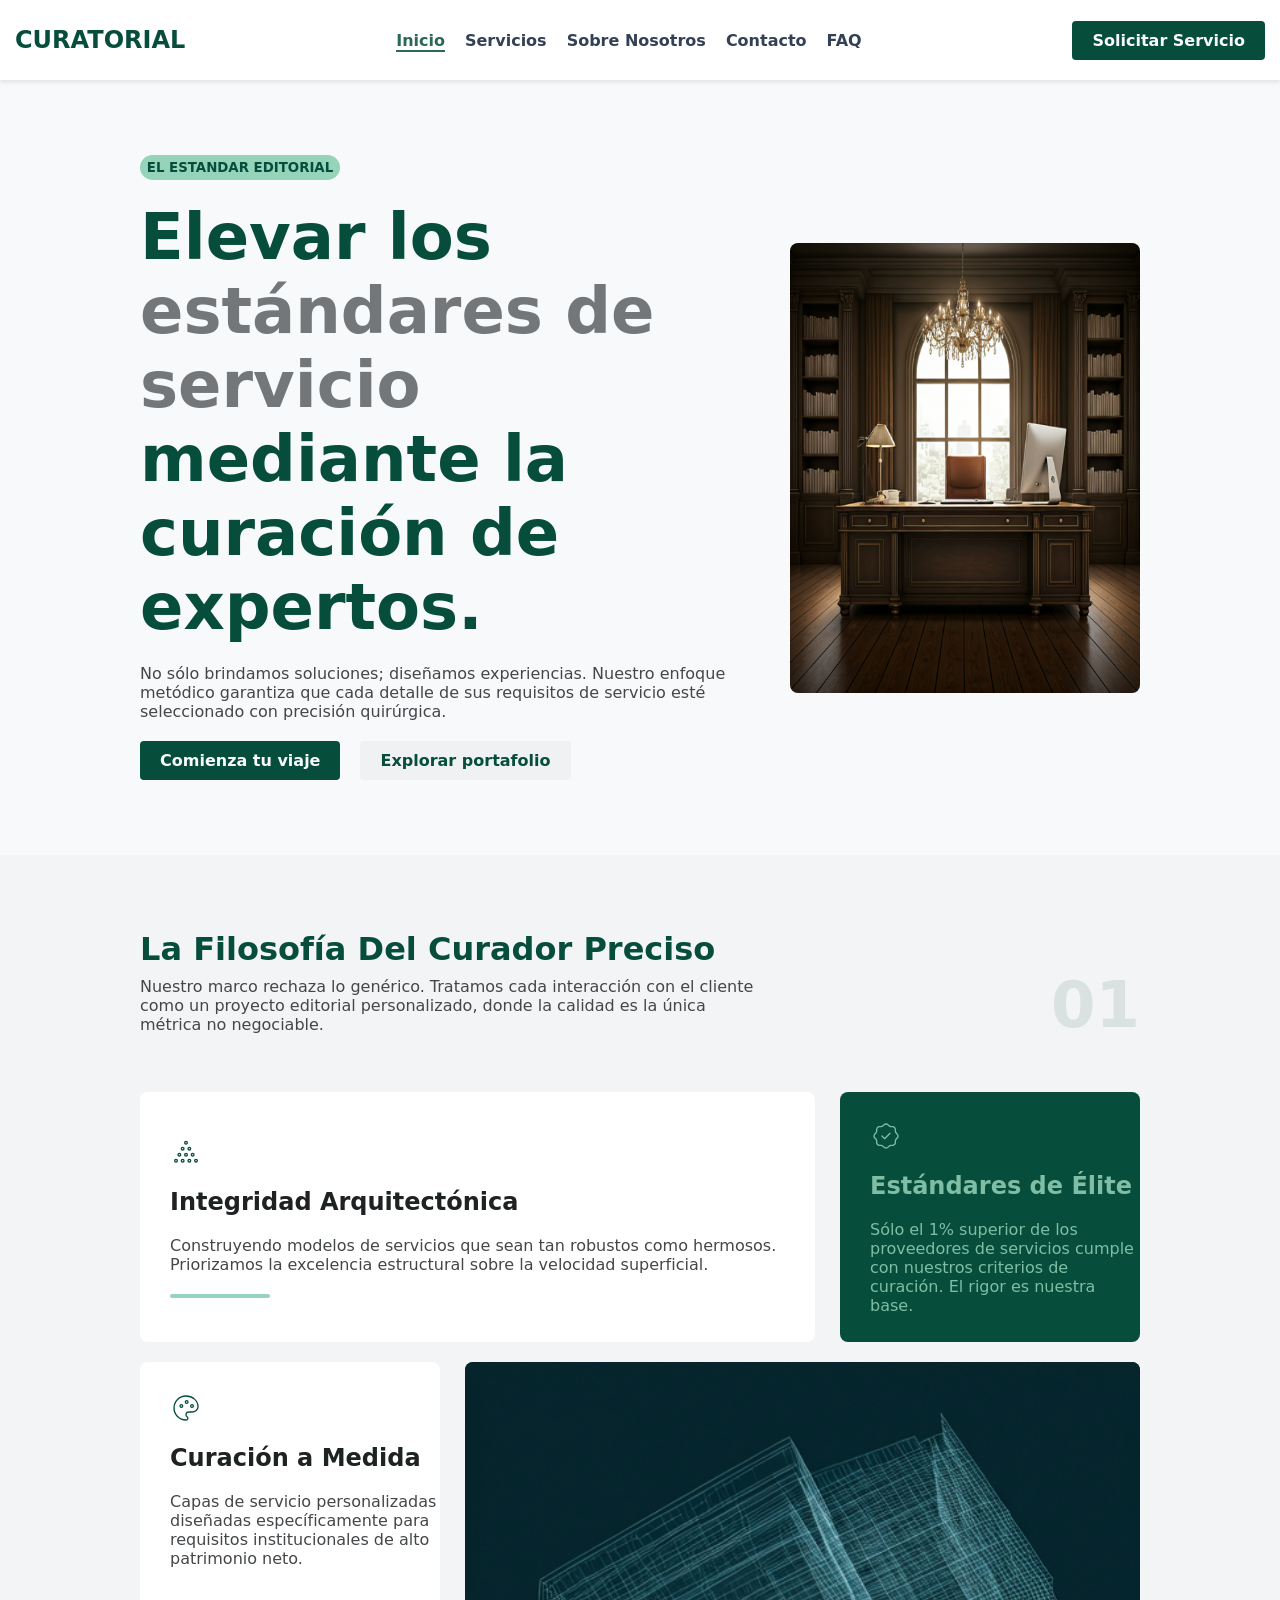
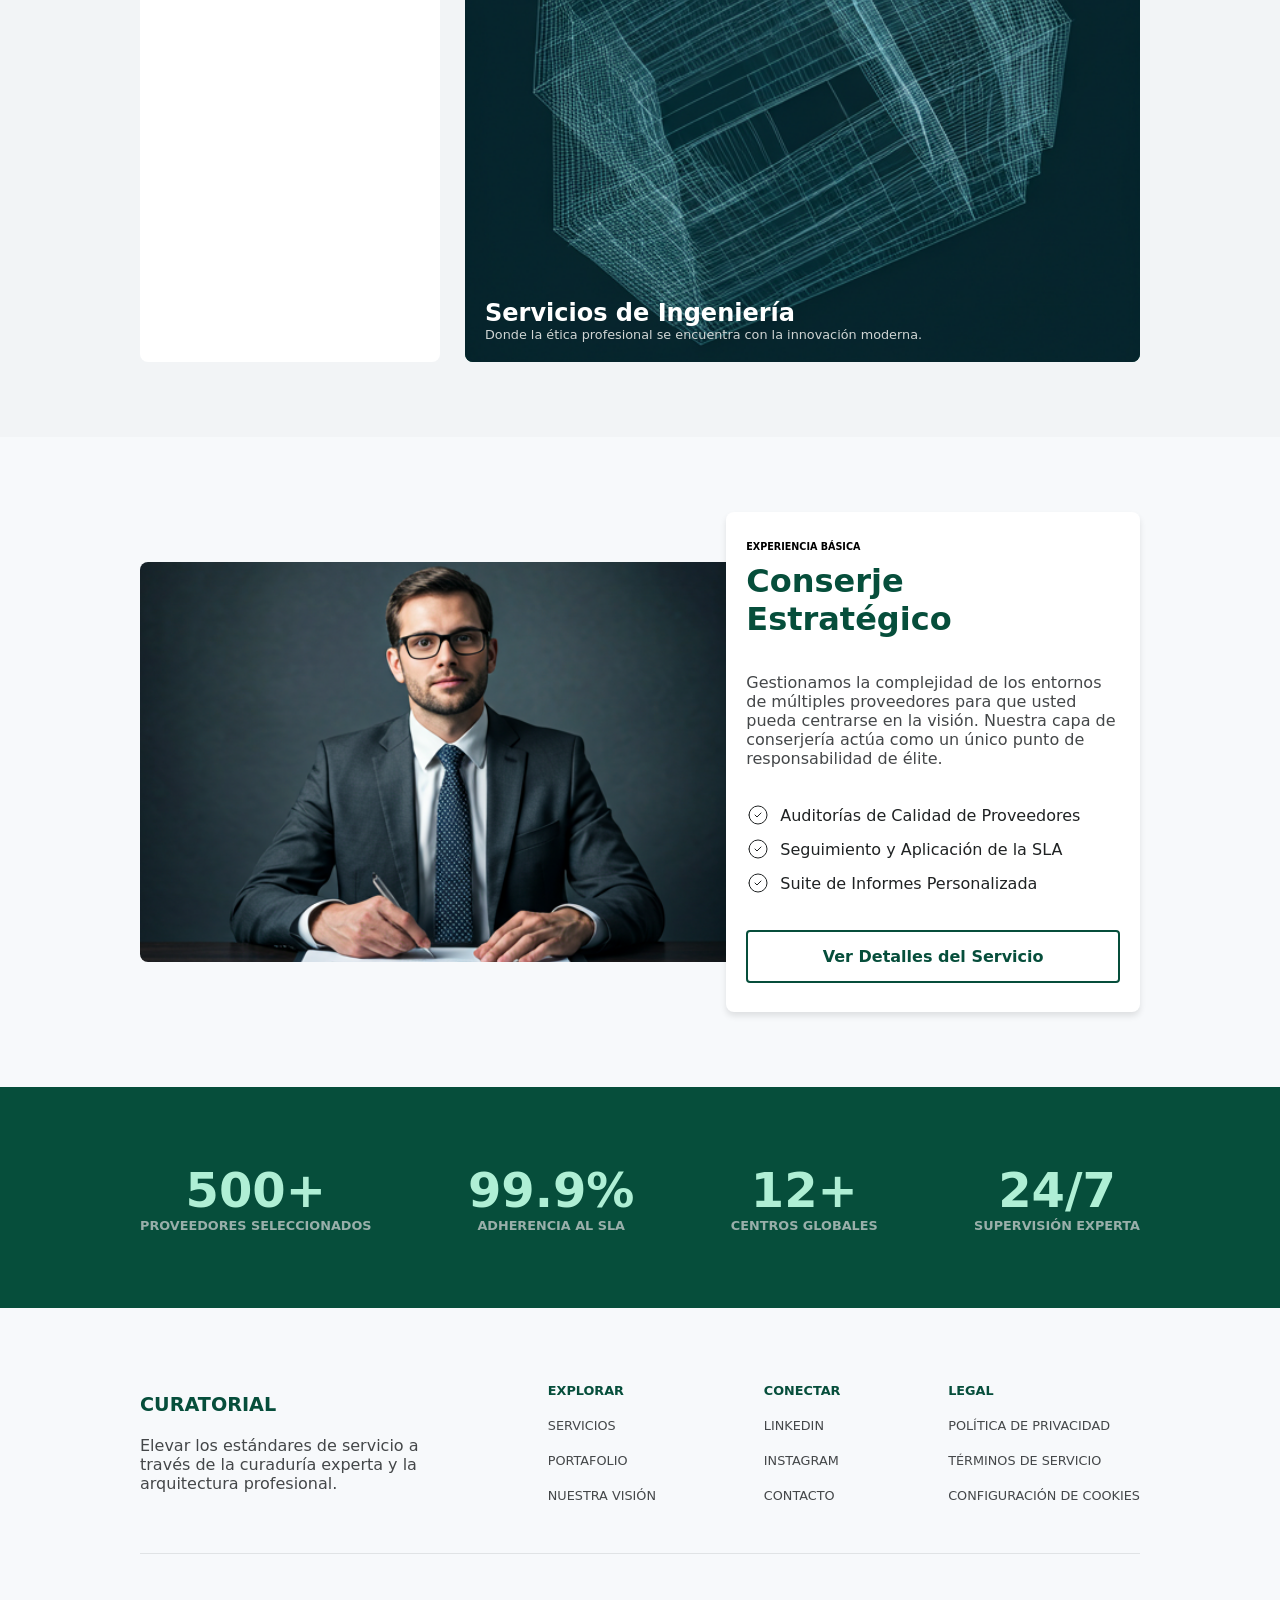
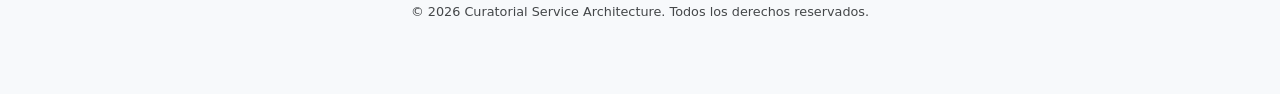
<file: index.html>
<!DOCTYPE html>
<html lang="es">
<head>
  <meta charset="UTF-8">
  <meta name="viewport" content="width=device-width, initial-scale=1.0">
  <title>CURATORIAL - Inicio</title>
  <meta name="description" content="CURATORIAL es una firma de arquitectura de servicios de primer nivel dedicada a elevar los estándares de servicio a través de la curación experta y la arquitectura profesional. Nos especializamos en la creación de soluciones de servicios a medida para clientes institucionales de alto patrimonio, garantizando una calidad y precisión incomparables en cada compromiso.">
  <link rel="icon" type="image/png" href="./assets/favicon/favicon.png">
  <link rel="stylesheet" href="styles/styles.css">
  <link rel="stylesheet" href="./styles/home.css">
</head>
<body>
  <header class="main-header">
    <h2 class="company-name">
      CURATORIAL
    </h2>

    <nav class="nav-container">
      <ul>
        <li><a class="active" href="/">Inicio</a></li>
        <li><a href="./pages/servicios.html">Servicios</a></li>
        <li><a href="./pages/equipo.html">Sobre Nosotros</a></li>
        <li><a href="./pages/contacto.html">Contacto</a></li>
        <li><a href="./pages/faq.html">FAQ</a></li>
      </ul>
    </nav>

    <a class="request-service-button" href="./pages/pedido.html">
      Solicitar Servicio
    </a>
  </header>

  <main>
    <div class="bg-container">
      <section class="sections-container">
        <div class="separator">
          <div class="content">
            <small>EL ESTANDAR EDITORIAL</small>

            <h1>Elevar los <span class="strong-word">estándares de servicio</span> mediante la curación de expertos.</h1>

            <p>No sólo brindamos soluciones; diseñamos experiencias. Nuestro enfoque metódico garantiza que cada detalle de sus requisitos de servicio esté seleccionado con precisión quirúrgica.</p>

            <div class="button-container">
              <a class="start-journey-button" href="./pages/pedido.html">
                Comienza tu viaje
              </a>

              <a class="explore-portfolio-button" href="./pages/servicios.html">
                Explorar portafolio
              </a>
            </div>
          </div>

          <img src="./assets/images/home.png" alt="Elegante oficina ejecutiva con escritorio de madera, iluminación con lámpara de araña y una gran ventana arqueada al fondo.">
        </div>
      </section>
    </div>

    <div class="bg-container-accent">
      <section class="sections-container">
        <header>
          <h2>
            La Filosofía Del Curador Preciso
          </h2>

          <div>
            <p>
              Nuestro marco rechaza lo genérico. Tratamos cada interacción con el cliente como un proyecto editorial personalizado, donde la calidad es la única métrica no negociable.
            </p>

            <span>
              01
            </span>
          </div>
        </header>

        <div class="bento-design">
          <div class="bento-first-row">
            <article class="first-square">
              <svg xmlns="http://www.w3.org/2000/svg" width="32" height="32" viewBox="0 0 24 24" fill="none" stroke="#064e3b" stroke-width="1" stroke-linecap="round" stroke-linejoin="round" class="icon icon-tabler icons-tabler-outline icon-tabler-ai-agent"><path stroke="none" d="M0 0h24v24H0z" fill="none" /><path d="M11 14a1 1 0 1 0 2 0a1 1 0 1 0 -2 0" /><path d="M6 14a1 1 0 1 0 2 0a1 1 0 1 0 -2 0" /><path d="M16 14a1 1 0 1 0 2 0a1 1 0 1 0 -2 0" /><path d="M11 5a1 1 0 1 0 2 0a1 1 0 1 0 -2 0" /><path d="M13.5 9.5a1 1 0 1 0 2 0a1 1 0 1 0 -2 0" /><path d="M8.5 9.5a1 1 0 1 0 2 0a1 1 0 1 0 -2 0" /><path d="M13.5 18.5a1 1 0 1 0 2 0a1 1 0 1 0 -2 0" /><path d="M8.5 18.5a1 1 0 1 0 2 0a1 1 0 1 0 -2 0" /><path d="M3.5 18.5a1 1 0 1 0 2 0a1 1 0 1 0 -2 0" /><path d="M18.5 18.5a1 1 0 1 0 2 0a1 1 0 1 0 -2 0" /></svg>

              <h3>
                Integridad Arquitectónica
              </h3>

              <p>
                Construyendo modelos de servicios que sean tan robustos como hermosos. Priorizamos la excelencia estructural sobre la velocidad superficial.
              </p>

              <span></span>
            </article>

            <article class="second-square">
              <svg xmlns="http://www.w3.org/2000/svg" width="32" height="32" viewBox="0 0 24 24" fill="none" stroke="#7fbda5" stroke-width="1" stroke-linecap="round" stroke-linejoin="round" class="icon icon-tabler icons-tabler-outline icon-tabler-rosette-discount-check"><path stroke="none" d="M0 0h24v24H0z" fill="none" /><path d="M5 7.2a2.2 2.2 0 0 1 2.2 -2.2h1a2.2 2.2 0 0 0 1.55 -.64l.7 -.7a2.2 2.2 0 0 1 3.12 0l.7 .7c.412 .41 .97 .64 1.55 .64h1a2.2 2.2 0 0 1 2.2 2.2v1c0 .58 .23 1.138 .64 1.55l.7 .7a2.2 2.2 0 0 1 0 3.12l-.7 .7a2.2 2.2 0 0 0 -.64 1.55v1a2.2 2.2 0 0 1 -2.2 2.2h-1a2.2 2.2 0 0 0 -1.55 .64l-.7 .7a2.2 2.2 0 0 1 -3.12 0l-.7 -.7a2.2 2.2 0 0 0 -1.55 -.64h-1a2.2 2.2 0 0 1 -2.2 -2.2v-1a2.2 2.2 0 0 0 -.64 -1.55l-.7 -.7a2.2 2.2 0 0 1 0 -3.12l.7 -.7a2.2 2.2 0 0 0 .64 -1.55v-1" /><path d="M9 12l2 2l4 -4" /></svg>

              <h3>
                Estándares de Élite
              </h3>

              <p>
                Sólo el 1% superior de los proveedores de servicios cumple con nuestros criterios de curación. El rigor es nuestra base.
              </p>
            </article>
          </div>

          <div class="bento-second-row">
            <article class="third-square">
              <svg xmlns="http://www.w3.org/2000/svg" width="32" height="32" viewBox="0 0 24 24" fill="none" stroke="#064e3b" stroke-width="1" stroke-linecap="round" stroke-linejoin="round" class="icon icon-tabler icons-tabler-outline icon-tabler-palette"><path stroke="none" d="M0 0h24v24H0z" fill="none" /><path d="M12 21a9 9 0 0 1 0 -18c4.97 0 9 3.582 9 8c0 1.06 -.474 2.078 -1.318 2.828c-.844 .75 -1.989 1.172 -3.182 1.172h-2.5a2 2 0 0 0 -1 3.75a1.3 1.3 0 0 1 -1 2.25" /><path d="M7.5 10.5a1 1 0 1 0 2 0a1 1 0 1 0 -2 0" /><path d="M11.5 7.5a1 1 0 1 0 2 0a1 1 0 1 0 -2 0" /><path d="M15.5 10.5a1 1 0 1 0 2 0a1 1 0 1 0 -2 0" /></svg>

              <h3>
                Curación a Medida
              </h3>

              <p>
                Capas de servicio personalizadas diseñadas específicamente para requisitos institucionales de alto patrimonio neto.
              </p>
            </article>

            <article class="fourth-square">
              <img src="./assets/images/home-2.png" alt="Diseño abstracto de estructura alámbrica geométrica que representa tecnología y estructura.">

              <div>
                <h3>
                  Servicios de Ingeniería 
                </h3>

                <p>
                  Donde la ética profesional se encuentra con la innovación moderna.
                </p>
              </div>
            </article>
          </div>
        </div>
      </section>
    </div>

    <div class="bg-container">
      <section class="sections-container">
        <div class="strategic-content">
          <img src="./assets/images/home-3.png" alt="Empresario profesional con traje sentado en un escritorio y escribiendo en un cuaderno.">

          <article>
            <header>
              <small>
                EXPERIENCIA BÁSICA
              </small>

              <h2>
                Conserje Estratégico
              </h2>
            </header>

            <p>
              Gestionamos la complejidad de los entornos de múltiples proveedores para que usted pueda centrarse en la visión. Nuestra capa de conserjería actúa como un único punto de responsabilidad de élite.
            </p>

            <ul>
              <li>
                <svg xmlns="http://www.w3.org/2000/svg" width="24" height="24" viewBox="0 0 24 24" fill="none" stroke="#1f2223" stroke-width="1" stroke-linecap="round" stroke-linejoin="round" class="icon icon-tabler icons-tabler-outline icon-tabler-circle-check"><path stroke="none" d="M0 0h24v24H0z" fill="none" /><path d="M3 12a9 9 0 1 0 18 0a9 9 0 1 0 -18 0" /><path d="M9 12l2 2l4 -4" /></svg>

                Auditorías de Calidad de Proveedores
              </li>
              <li>
                <svg xmlns="http://www.w3.org/2000/svg" width="24" height="24" viewBox="0 0 24 24" fill="none" stroke="#1f2223" stroke-width="1" stroke-linecap="round" stroke-linejoin="round" class="icon icon-tabler icons-tabler-outline icon-tabler-circle-check"><path stroke="none" d="M0 0h24v24H0z" fill="none" /><path d="M3 12a9 9 0 1 0 18 0a9 9 0 1 0 -18 0" /><path d="M9 12l2 2l4 -4" /></svg>

                Seguimiento y Aplicación de la SLA
              </li>
              <li>
                <svg xmlns="http://www.w3.org/2000/svg" width="24" height="24" viewBox="0 0 24 24" fill="none" stroke="#1f2223" stroke-width="1" stroke-linecap="round" stroke-linejoin="round" class="icon icon-tabler icons-tabler-outline icon-tabler-circle-check"><path stroke="none" d="M0 0h24v24H0z" fill="none" /><path d="M3 12a9 9 0 1 0 18 0a9 9 0 1 0 -18 0" /><path d="M9 12l2 2l4 -4" /></svg>

                Suite de Informes Personalizada
              </li>
            </ul>

            <footer>
              <a href="./pages/servicios.html">
                Ver Detalles del Servicio
              </a>
            </footer>
          </article>
        </div>
      </section>
    </div>

    <div class="bg-container-third">
      <section class="sections-container">
        <div class="stats-content">
          <article class="stats-container">
            <span class="stats-number">
              500+
            </span>

            <small class="stats-label">
              PROVEEDORES SELECCIONADOS
            </small>
          </article>

          <article class="stats-container">
            <span class="stats-number">
              99.9%
            </span>

            <small class="stats-label">
              ADHERENCIA AL SLA
            </small>
          </article>

          <article class="stats-container">
            <span class="stats-number">
              12+
            </span>

            <small class="stats-label">
              CENTROS GLOBALES
            </small>
          </article>

          <article class="stats-container">
            <span class="stats-number">
              24/7
            </span>

            <small class="stats-label">
              SUPERVISIÓN EXPERTA
            </small>
          </article>
        </div>
      </section>
    </div>
  </main>

  <footer class="main-footer">
    <div class="bg-container">
      <section class="sections-container">
        <div class="footer-container">
          <div class="footer-content">
            <h4>
              CURATORIAL
            </h4>

            <p>
              Elevar los estándares de servicio a través de la curaduría experta y la arquitectura profesional.
            </p>
          </div>
          
          <div class="footer-content">
            <h4 class="footer-label">
              EXPLORAR
            </h4>

            <ul class="footer-list">
              <li class="footer-element">SERVICIOS</li>
              <li class="footer-element">PORTAFOLIO</li>
              <li class="footer-element">NUESTRA VISIÓN</li>
            </ul>
          </div>

          <div class="footer-content">
            <h4 class="footer-label">
              CONECTAR
            </h4>

            <ul class="footer-list">
              <li class="footer-element">LINKEDIN</li>
              <li class="footer-element">INSTAGRAM</li>
              <li class="footer-element">CONTACTO</li>
            </ul>
          </div>

          <div class="footer-content">
            <h4 class="footer-label">
              LEGAL
            </h4>

            <ul class="footer-list">
              <li class="footer-element">POLÍTICA DE PRIVACIDAD</li>
              <li class="footer-element">TÉRMINOS DE SERVICIO</li>
              <li class="footer-element">CONFIGURACIÓN DE COOKIES</li>
            </ul>
          </div>
        </div>

        <div class="separator-line">

        </div>

        <p class="rights">
          © 2026 Curatorial Service Architecture. Todos los derechos reservados.
        </p>
      </section>
    </div>
  </footer>
</body>
</html>
</file>
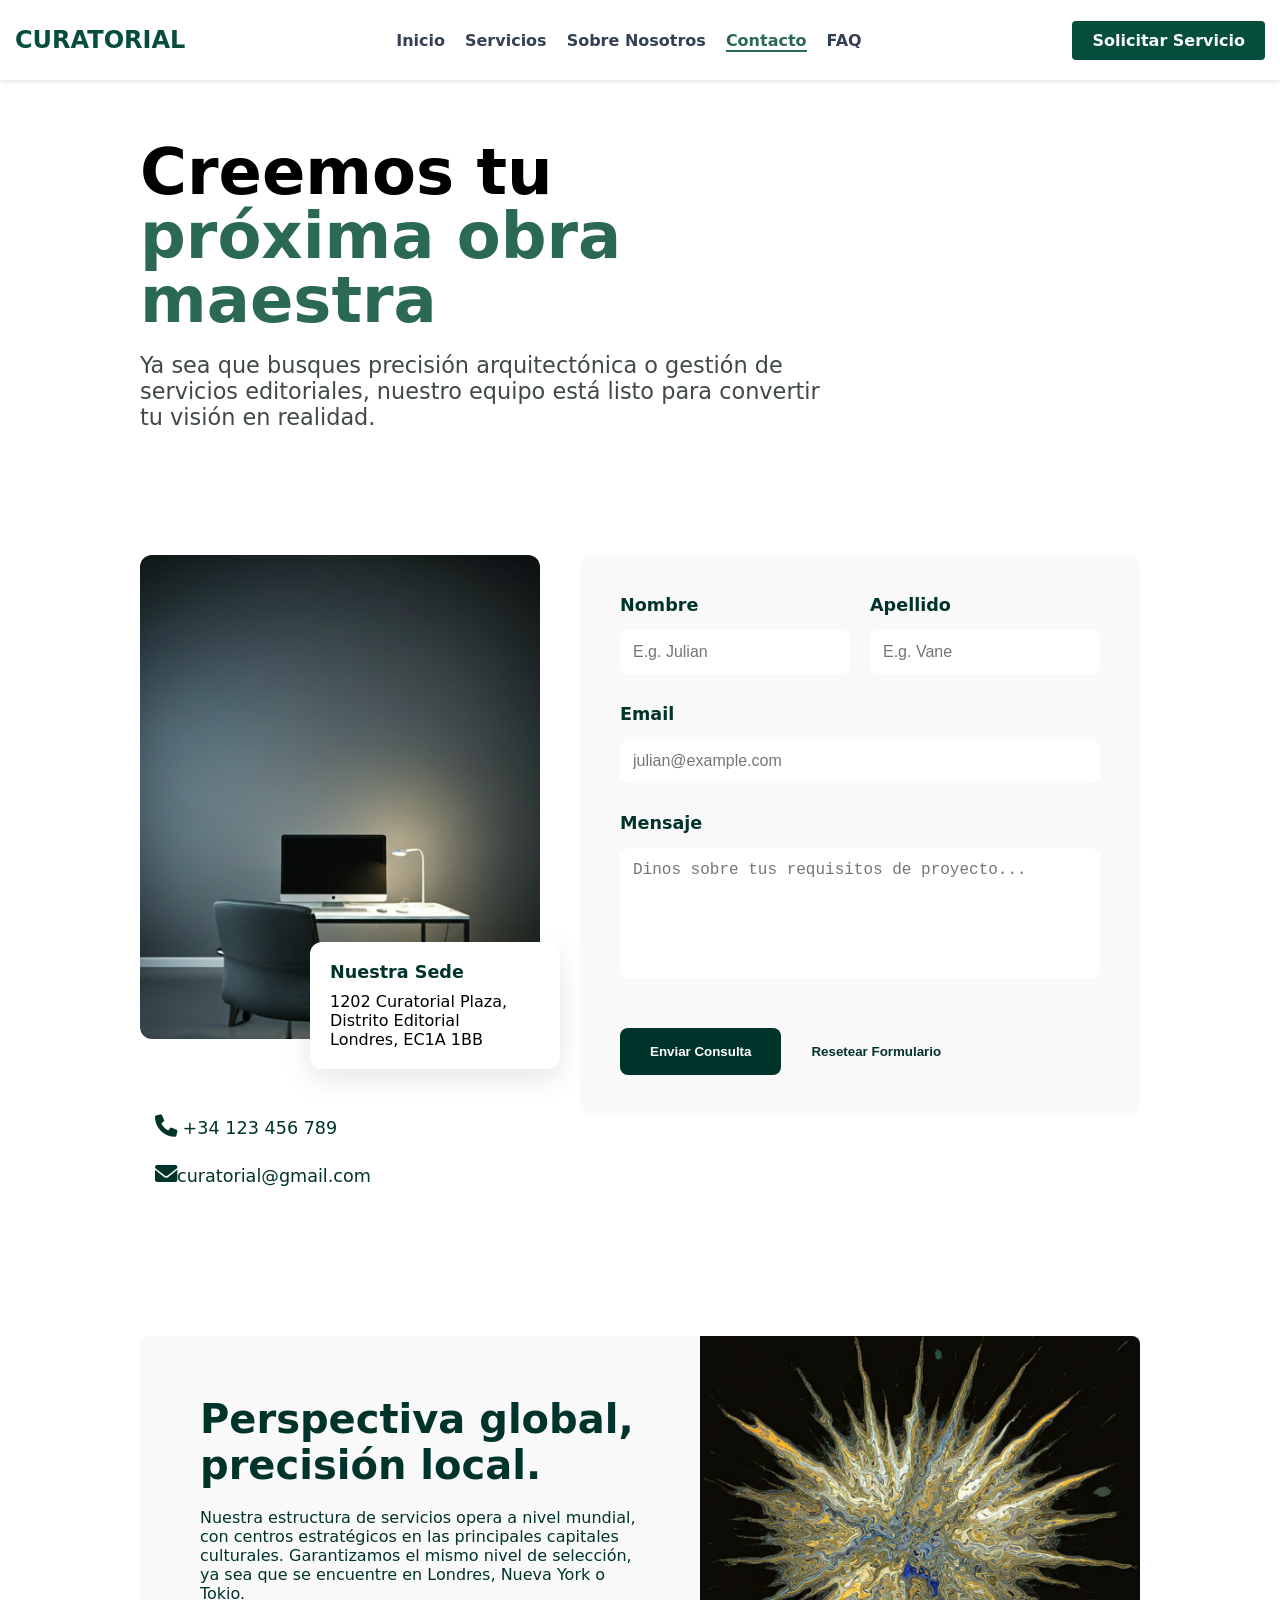
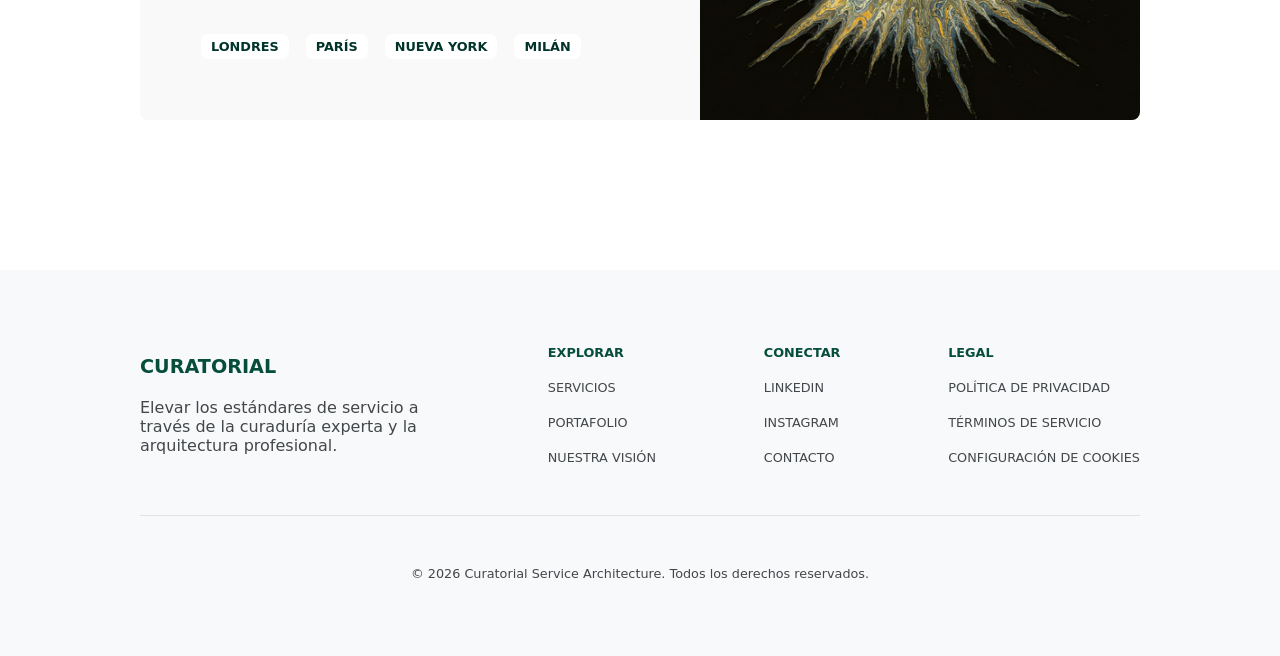
<file: pages/contacto.html>
<!DOCTYPE html>
<html lang="es">
    <head>
        <meta charset="UTF-8">
        <meta name="viewport" content="width=device-width, initial-scale=1.0">
        <title>CURATORIAL - Contacto</title>
        <meta name="description" content="Póngase en contacto con CURATORIAL para analizar sus necesidades de arquitectura de servicios. Nuestro equipo está listo para brindar soluciones personalizadas y orientación experta para hacer realidad su visión con precisión y excelencia.">
        <link rel="icon" type="image/png" href="../assets/favicon/favicon.png">
        <link rel="stylesheet" href="../styles/styles.css">
        <link rel="stylesheet" href="../styles/contacto.css">
        <link rel="stylesheet" href="https://cdnjs.cloudflare.com/ajax/libs/font-awesome/6.0.0-beta3/css/all.min.css">
    </head>

    <body>
        <header class="main-header">
            <h2 class="company-name">
            CURATORIAL
            </h2>

            <nav class="nav-container">
            <ul>
                <li><a href="../index.html">Inicio</a></li>
                <li><a href="../pages/servicios.html">Servicios</a></li>
                <li><a href="../pages/equipo.html">Sobre Nosotros</a></li>
                <li><a class="active" href="../contacto.html">Contacto</a></li>
                <li><a href="../pages/faq.html">FAQ</a></li>
            </ul>
            </nav>

            <a class="request-service-button" href="../pages/pedido.html">
            Solicitar Servicio
            </a>
        </header>

        <main>
            <section class="title-section">
                <h1>Creemos tu <span class="highlight"> próxima obra maestra</span></h1>
                <p>Ya sea que busques precisión arquitectónica o gestión de servicios editoriales, nuestro equipo está listo para convertir tu visión en realidad.</p>
            </section>

            <section class="contact-container">
                <div class="image-section">
                    <img src="../assets/images/desk.png" alt="Oficina" class="main-img">
                    <div class="info-card">
                    <h3>Nuestra Sede</h3>
                    <p>1202 Curatorial Plaza, Distrito Editorial<br>Londres, EC1A 1BB</p>
                    </div>
                </div>

                <div class="form-section">
                    <form>
                        <div class="row">
                            <div class="input-group">
                            <label for="name">Nombre</label>
                            <input type="text" id="name" placeholder="E.g. Julian">
                            </div>
                            <div class="input-group">
                            <label for="last-name">Apellido</label>
                            <input type="text" id="last-name" placeholder="E.g. Vane">
                            </div>
                        </div>

                        <div class="input-group">
                            <label for="email">Email</label>
                            <input type="email" id="email" placeholder="julian@example.com">
                        </div>

                        <div class="input-group">
                            <label for="message">Mensaje</label>
                            <textarea id="message" placeholder="Dinos sobre tus requisitos de proyecto..."></textarea>
                        </div>

                        <div class="form-footer">
                            <button class="btn-send">Enviar Consulta</button>
                            <button class="btn-reset">Resetear Formulario</button>
                        </div>
                    </form>
                </div>
            </section>

            <div class="contact-details">
                <p><i class="fas fa-phone"></i> +34 123 456 789</p>

                <p><i class="fas fa-envelope"></i>curatorial@gmail.com</p>
            </div>

            <section class="global-perspective">
                <div class="text-content">
                    <h1>Perspectiva global, precisión local.</h1>
                    <p>Nuestra estructura de servicios opera a nivel mundial, con centros estratégicos en las principales capitales culturales. Garantizamos el mismo nivel de selección, ya sea que se encuentre en Londres, Nueva York o Tokio.</p>
                    <div class="cities">
                        <h4>LONDRES</h4>
                        <h4>PARÍS</h4>
                        <h4>NUEVA YORK</h4>
                        <h4>MILÁN</h4>
                    </div>
                </div>
                <div class="image-content">
                    <img src="../assets/images/color-explosion.png" alt="explosión de colores">
                </div>
            </section>            
        </main>

  <footer class="main-footer">
    <div class="bg-container">
      <section class="sections-container">
        <div class="footer-container">
          <div class="footer-content">
            <h4>
              CURATORIAL
            </h4>

            <p>
              Elevar los estándares de servicio a través de la curaduría experta y la arquitectura profesional.
            </p>
          </div>
          
          <div class="footer-content">
            <h4 class="footer-label">
              EXPLORAR
            </h4>

            <ul class="footer-list">
              <li class="footer-element">SERVICIOS</li>
              <li class="footer-element">PORTAFOLIO</li>
              <li class="footer-element">NUESTRA VISIÓN</li>
            </ul>
          </div>

          <div class="footer-content">
            <h4 class="footer-label">
              CONECTAR
            </h4>

            <ul class="footer-list">
              <li class="footer-element">LINKEDIN</li>
              <li class="footer-element">INSTAGRAM</li>
              <li class="footer-element">CONTACTO</li>
            </ul>
          </div>

          <div class="footer-content">
            <h4 class="footer-label">
              LEGAL
            </h4>

            <ul class="footer-list">
              <li class="footer-element">POLÍTICA DE PRIVACIDAD</li>
              <li class="footer-element">TÉRMINOS DE SERVICIO</li>
              <li class="footer-element">CONFIGURACIÓN DE COOKIES</li>
            </ul>
          </div>
        </div>

        <div class="separator-line">

        </div>

        <p class="rights">
          © 2026 Curatorial Service Architecture. Todos los derechos reservados.
        </p>
      </section>
    </div>
  </footer>       
</body>

</html>
</file>
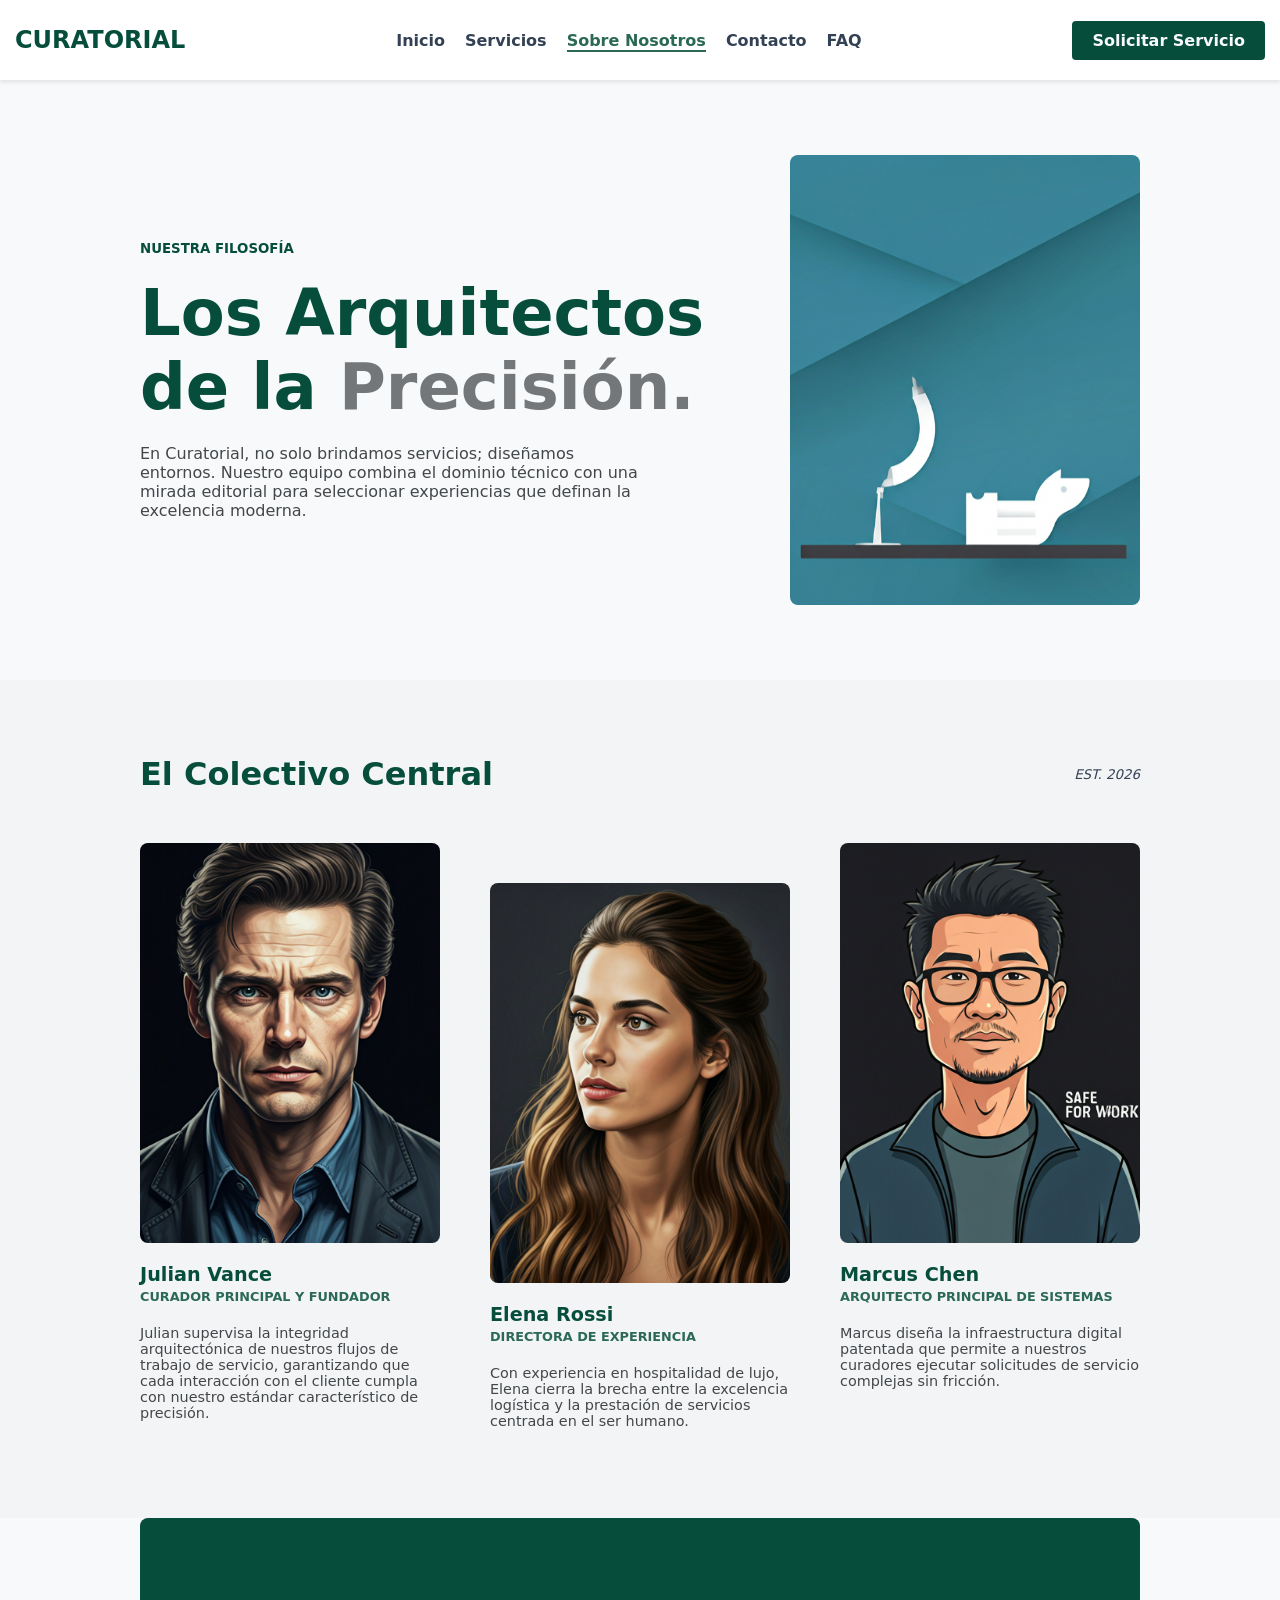
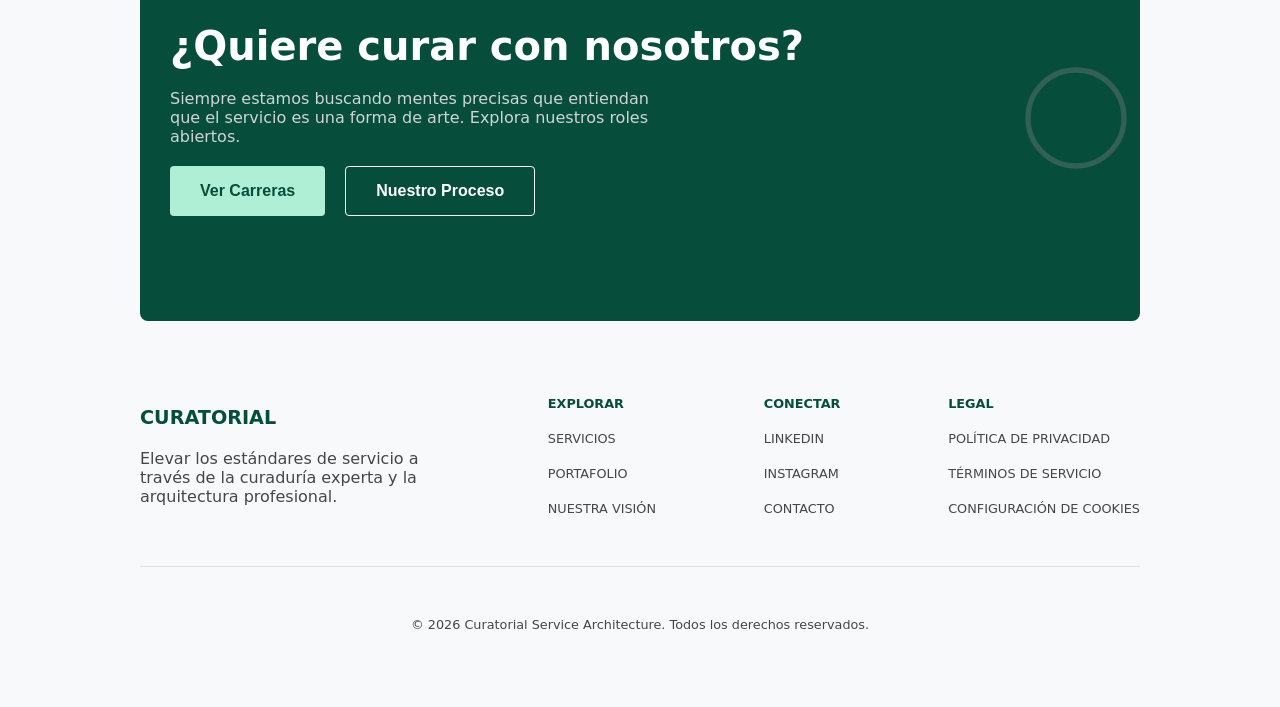
<file: pages/equipo.html>
<!DOCTYPE html>
<html lang="es">
<head>
  <meta charset="UTF-8">
  <meta name="viewport" content="width=device-width, initial-scale=1.0">
  <title>CURATORIAL - Equipo</title>
  <meta name="description" content="Conozca al equipo de CURATORIAL, compuesto por expertos en arquitectura de servicios y gestión editorial. Nuestro equipo diverso y talentoso está dedicado a brindar soluciones personalizadas y asesoramiento experto para transformar su visión en realidad con precisión y excelencia.">
  <link rel="icon" type="image/png" href="../assets/favicon/favicon.png">
  <link rel="stylesheet" href="../styles/styles.css">
  <link rel="stylesheet" href="../styles/equipo.css">
</head>

<body>
    <header class="main-header">
    <h2 class="company-name">
      CURATORIAL
    </h2>

    <nav class="nav-container">
      <ul>
        <li><a href="/">Inicio</a></li>
        <li><a href="../pages/servicios.html">Servicios</a></li>
        <li><a class="active" href="../pages/equipo.html">Sobre Nosotros</a></li>
        <li><a href="../pages/contacto.html">Contacto</a></li>
        <li><a href="../pages/faq.html">FAQ</a></li>
      </ul>
    </nav>

    <a class="request-service-button" href="../pages/pedido.html">
      Solicitar Servicio
    </a>
  </header>

  <main>
    <div class="bg-container">
      <section class="sections-container">
        <div class="separator">
          <div class="content">
            <small>NUESTRA FILOSOFÍA</small>

            <h1>Los Arquitectos de la <span class="strong-word">Precisión.</span></h1>

            <p>
              En Curatorial, no solo brindamos servicios; diseñamos entornos. Nuestro equipo combina el dominio técnico con una mirada editorial para seleccionar experiencias que definan la excelencia moderna.
            </p>
          </div>

          <img src="../assets/images/sobre-nosotros-1.png" alt="Imagen de una tabla negra y por encima de esta una lampara de escritorio blanca con una escultura de marble blanco al lado.">
        </div>
      </section>
    </div>

    <div class="bg-container-accent">
      <section class="sections-container">
        <header>
          <h2>
            El Colectivo Central
          </h2>

          <i>
            EST. 2026
          </i>
        </header>

        <div class="team-members">
          <article class="team-member">
            <img src="../assets/images/sobre-nosotros-2.png" alt="Retrato de un hombre con cabello largo y ojos celestes.">

            <div>
              <h3>
                Julian Vance
              </h3>

              <small>
                CURADOR PRINCIPAL Y FUNDADOR
              </small>
            </div>

            <p>
              Julian supervisa la integridad arquitectónica de nuestros flujos de trabajo de servicio, garantizando que cada interacción con el cliente cumpla con nuestro estándar característico de precisión.
            </p>
          </article>

          <article class="team-member">
            <img src="../assets/images/sobre-nosotros-3.png" alt="Retrato de una mujer con cabello y ojos marrones.">

            <div>
              <h3>
                Elena Rossi
              </h3>

              <small>
                DIRECTORA DE EXPERIENCIA
              </small>
            </div>

            <p>
              Con experiencia en hospitalidad de lujo, Elena cierra la brecha entre la excelencia logística y la prestación de servicios centrada en el ser humano.
            </p>
          </article>

          <article class="team-member">
            <img src="../assets/images/sobre-nosotros-4.png" alt="Retrato de un hombre chino con lentes, cabello corto y ojos marrones.">

            <div>
              <h3>
                Marcus Chen
              </h3>

              <small>
                ARQUITECTO PRINCIPAL DE SISTEMAS
              </small>
            </div>

            <p>
              Marcus diseña la infraestructura digital patentada que permite a nuestros curadores ejecutar solicitudes de servicio complejas sin fricción.
            </p>
          </article>
        </div>
      </section>
    </div>

    <div class="bg-container">
      <section class="sections-container-with-bg">
        <div class="separator">
          <div class="last-content">
            <h4>
              ¿Quiere curar con nosotros?
            </h4>

            <p>
              Siempre estamos buscando mentes precisas que entiendan que el servicio es una forma de arte. Explora nuestros roles abiertos.
            </p>

            <div class="buttons-container">
              <button class="primary-button">
                Ver Carreras
              </button>

              <button class="secondary-button">
                Nuestro Proceso
              </button>
            </div>
          </div>

          <span>
            <svg xmlns="http://www.w3.org/2000/svg" width="128" height="128" viewBox="0 0 24 24" fill="none" stroke="#336055" stroke-width="1" stroke-linecap="round" stroke-linejoin="round" class="icon icon-tabler icons-tabler-outline icon-tabler-circle"><path stroke="none" d="M0 0h24v24H0z" fill="none" /><path d="M3 12a9 9 0 1 0 18 0a9 9 0 1 0 -18 0" /></svg>
          </span>
        </div>
      </section>
    </div>
  </main>

  <footer class="main-footer">
    <div class="bg-container">
      <section class="sections-container">
        <div class="footer-container">
          <div class="footer-content">
            <h4>
              CURATORIAL
            </h4>

            <p>
              Elevar los estándares de servicio a través de la curaduría experta y la arquitectura profesional.
            </p>
          </div>
          
          <div class="footer-content">
            <h4 class="footer-label">
              EXPLORAR
            </h4>

            <ul class="footer-list">
              <li class="footer-element">SERVICIOS</li>
              <li class="footer-element">PORTAFOLIO</li>
              <li class="footer-element">NUESTRA VISIÓN</li>
            </ul>
          </div>

          <div class="footer-content">
            <h4 class="footer-label">
              CONECTAR
            </h4>

            <ul class="footer-list">
              <li class="footer-element">LINKEDIN</li>
              <li class="footer-element">INSTAGRAM</li>
              <li class="footer-element">CONTACTO</li>
            </ul>
          </div>

          <div class="footer-content">
            <h4 class="footer-label">
              LEGAL
            </h4>

            <ul class="footer-list">
              <li class="footer-element">POLÍTICA DE PRIVACIDAD</li>
              <li class="footer-element">TÉRMINOS DE SERVICIO</li>
              <li class="footer-element">CONFIGURACIÓN DE COOKIES</li>
            </ul>
          </div>
        </div>

        <div class="separator-line">

        </div>

        <p class="rights">
          © 2026 Curatorial Service Architecture. Todos los derechos reservados.
        </p>
      </section>
    </div>
  </footer>
</body>
</html>
</file>
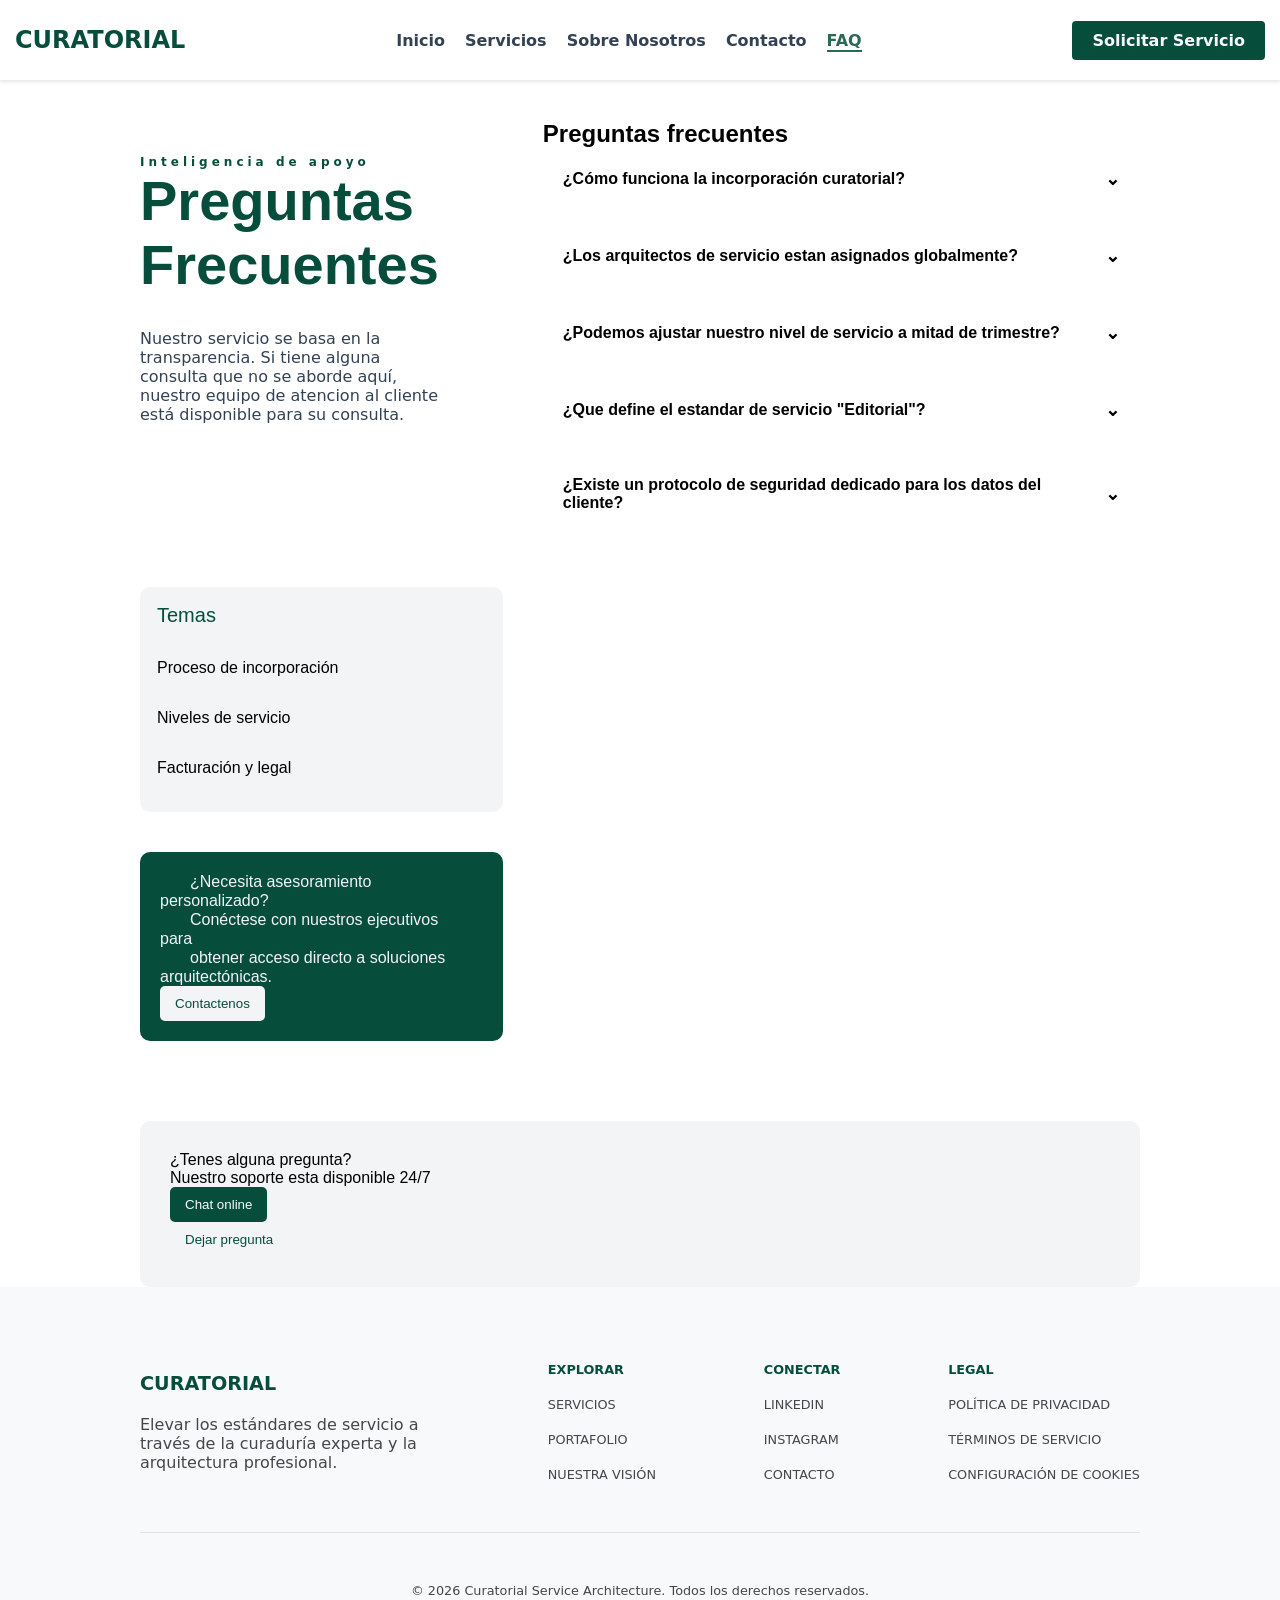
<file: pages/faq.html>
<!DOCTYPE html>
<html lang="es">
<head>
  <meta charset="UTF-8">
  <meta name="viewport" content="width=device-width, initial-scale=1.0">
  <title>CURATORIAL - FAQ</title>
  <meta name="description" content="Explore las preguntas frecuentes sobre CURATORIAL y descubra cómo nuestro enfoque de arquitectura de servicios ofrece soluciones personalizadas y de alta calidad. Encuentre respuestas sobre nuestros procesos, servicios y compromiso con la excelencia para clientes institucionales y de alto patrimonio.">
  <link rel="icon" type="image/png" href="../assets/favicon/favicon.png">
  <link rel="stylesheet" href="../styles/styles.css">
  <link rel="stylesheet" href="../styles/faq.css">
</head>

<body>
  <header class="main-header">
    <h2 class="company-name">CURATORIAL</h2>

    <nav class="nav-container">
      <ul>
        <li><a href="/">Inicio</a></li>
        <li><a href="../pages/servicios.html">Servicios</a></li>
        <li><a href="../pages/equipo.html">Sobre Nosotros</a></li>
        <li><a href="../pages/contacto.html">Contacto</a></li>
        <li><a class="active" href="../pages/faq.html">FAQ</a></li>
      </ul>
    </nav>

    <a class="request-service-button" href="../pages/pedido.html">
      Solicitar Servicio
    </a>
  </header>

  <main class="maingeneral">
    <section class="left">
      <span class="textmini">Inteligencia de apoyo</span>
      <h1 class="tituloleft">Preguntas Frecuentes</h1>
      <p class="descrleft">Nuestro servicio se basa en la transparencia. Si tiene alguna consulta que no se aborde aquí, nuestro equipo de atencion al cliente está disponible para su consulta.</p>
    </section>

    <div class="seccionTemas">
      <span class="tituloTema">Temas</span> <br>
      <span>Proceso de incorporación</span><br>
      <span>Niveles de servicio</span><br>
      <span>Facturación y legal</span><br>
    </div>

    <div class="seccionContactanos">
      <span>¿Necesita asesoramiento personalizado?</span> <br>
      <span>Conéctese con nuestros ejecutivos para</span> <br>
      <span>obtener acceso directo a soluciones arquitectónicas.</span>

      <div>
      <button>Contactenos</button>
      </div>
    </div>

    <div>
      <section class="seccionPreguntas">
        <h2>Preguntas frecuentes</h2>

        <details class="pregunta">
          <summary>¿Cómo funciona la incorporación curatorial?</summary>
          <p>
              Nuestra incorporación es un proceso de alineación arquitectónica de tres etapas.
              Comenzamos con una auditoría estructural de sus necesidades de servicios actuales,
              seguida de una presentación de un plan personalizado donde trazamos su experiencia curada.
              La finalización implica un período de integración sin problemas de 7 a 14 días hábiles.
          </p>
        </details>

        <details class="pregunta">
          <summary>¿Los arquitectos de servicio estan asignados globalmente?</summary>
          <p>
              Sí. CURATORIAL opera con un modelo global distribuido. 
              Asignamos arquitectos de servicio en función de su experiencia 
              regional y compatibilidad horaria para garantizar una supervisión estratégica ininterrumpida de sus proyectos, 
              independientemente de la ubicación de su sede central.
          </p>
        </details>

        <details class="pregunta">
          <summary>¿Podemos ajustar nuestro nivel de servicio a mitad de trimestre?</summary>
          <p>
              La flexibilidad es un pilar fundamental de nuestra arquitectura. 
              Los niveles se pueden ampliar instantáneamente para adaptarse al crecimiento. 
              Para reducirlos, se requiere un preaviso de 30 días para garantizar la 
              integridad estructural de los recursos ya asignados a su cuenta.
          </p>
        </details>

        <details class="pregunta">
          <summary>¿Que define el estandar de servicio "Editorial"?</summary>
          <p>
              Nuestro estándar editorial implica que no nos limitamos a cumplir tareas, 
              sino que seleccionamos cuidadosamente los resultados. 
              Cada entregable es revisado por un curador principal para garantizar que cumpla 
              con nuestros exigentes estándares estéticos y funcionales. 
              Tratamos las operaciones de su negocio como una obra de arte publicada.
          </p>
        </details>

        <details class="pregunta">
          <summary>¿Existe un protocolo de seguridad dedicado para los datos del cliente?</summary>
          <p>
              La integridad de los datos es innegociable. Todas las interacciones con los clientes están protegidas mediante cifrado AES-256. 
              Utilizamos instancias de nube privada para cada cliente, lo que garantiza un aislamiento total del ecosistema de red general. 
              Empresas externas realizan auditorías de seguridad dos veces al año.
          </p>
        </details>
      </section>
    </div>

    <div class="seccionSoporte">
      <span>¿Tenes alguna pregunta?</span>
      <p>Nuestro soporte esta disponible 24/7</p>

      <div>
        <button>Chat online</button>
      </div>
      <div>
        <button class="botonBlanco">Dejar pregunta</button>
      </div>
    </div>
  </main>

  <footer class="main-footer">
    <div class="bg-container">
      <section class="sections-container">
        <div class="footer-container">
          <div class="footer-content">
            <h4>
              CURATORIAL
            </h4>

            <p>
              Elevar los estándares de servicio a través de la curaduría experta y la arquitectura profesional.
            </p>
          </div>
          
          <div class="footer-content">
            <h4 class="footer-label">
              EXPLORAR
            </h4>

            <ul class="footer-list">
              <li class="footer-element">SERVICIOS</li>
              <li class="footer-element">PORTAFOLIO</li>
              <li class="footer-element">NUESTRA VISIÓN</li>
            </ul>
          </div>

          <div class="footer-content">
            <h4 class="footer-label">
              CONECTAR
            </h4>

            <ul class="footer-list">
              <li class="footer-element">LINKEDIN</li>
              <li class="footer-element">INSTAGRAM</li>
              <li class="footer-element">CONTACTO</li>
            </ul>
          </div>

          <div class="footer-content">
            <h4 class="footer-label">
              LEGAL
            </h4>

            <ul class="footer-list">
              <li class="footer-element">POLÍTICA DE PRIVACIDAD</li>
              <li class="footer-element">TÉRMINOS DE SERVICIO</li>
              <li class="footer-element">CONFIGURACIÓN DE COOKIES</li>
            </ul>
          </div>
        </div>

        <div class="separator-line">

        </div>

        <p class="rights">
          © 2026 Curatorial Service Architecture. Todos los derechos reservados.
        </p>
      </section>
    </div>
  </footer>
</body>
</html>
</file>
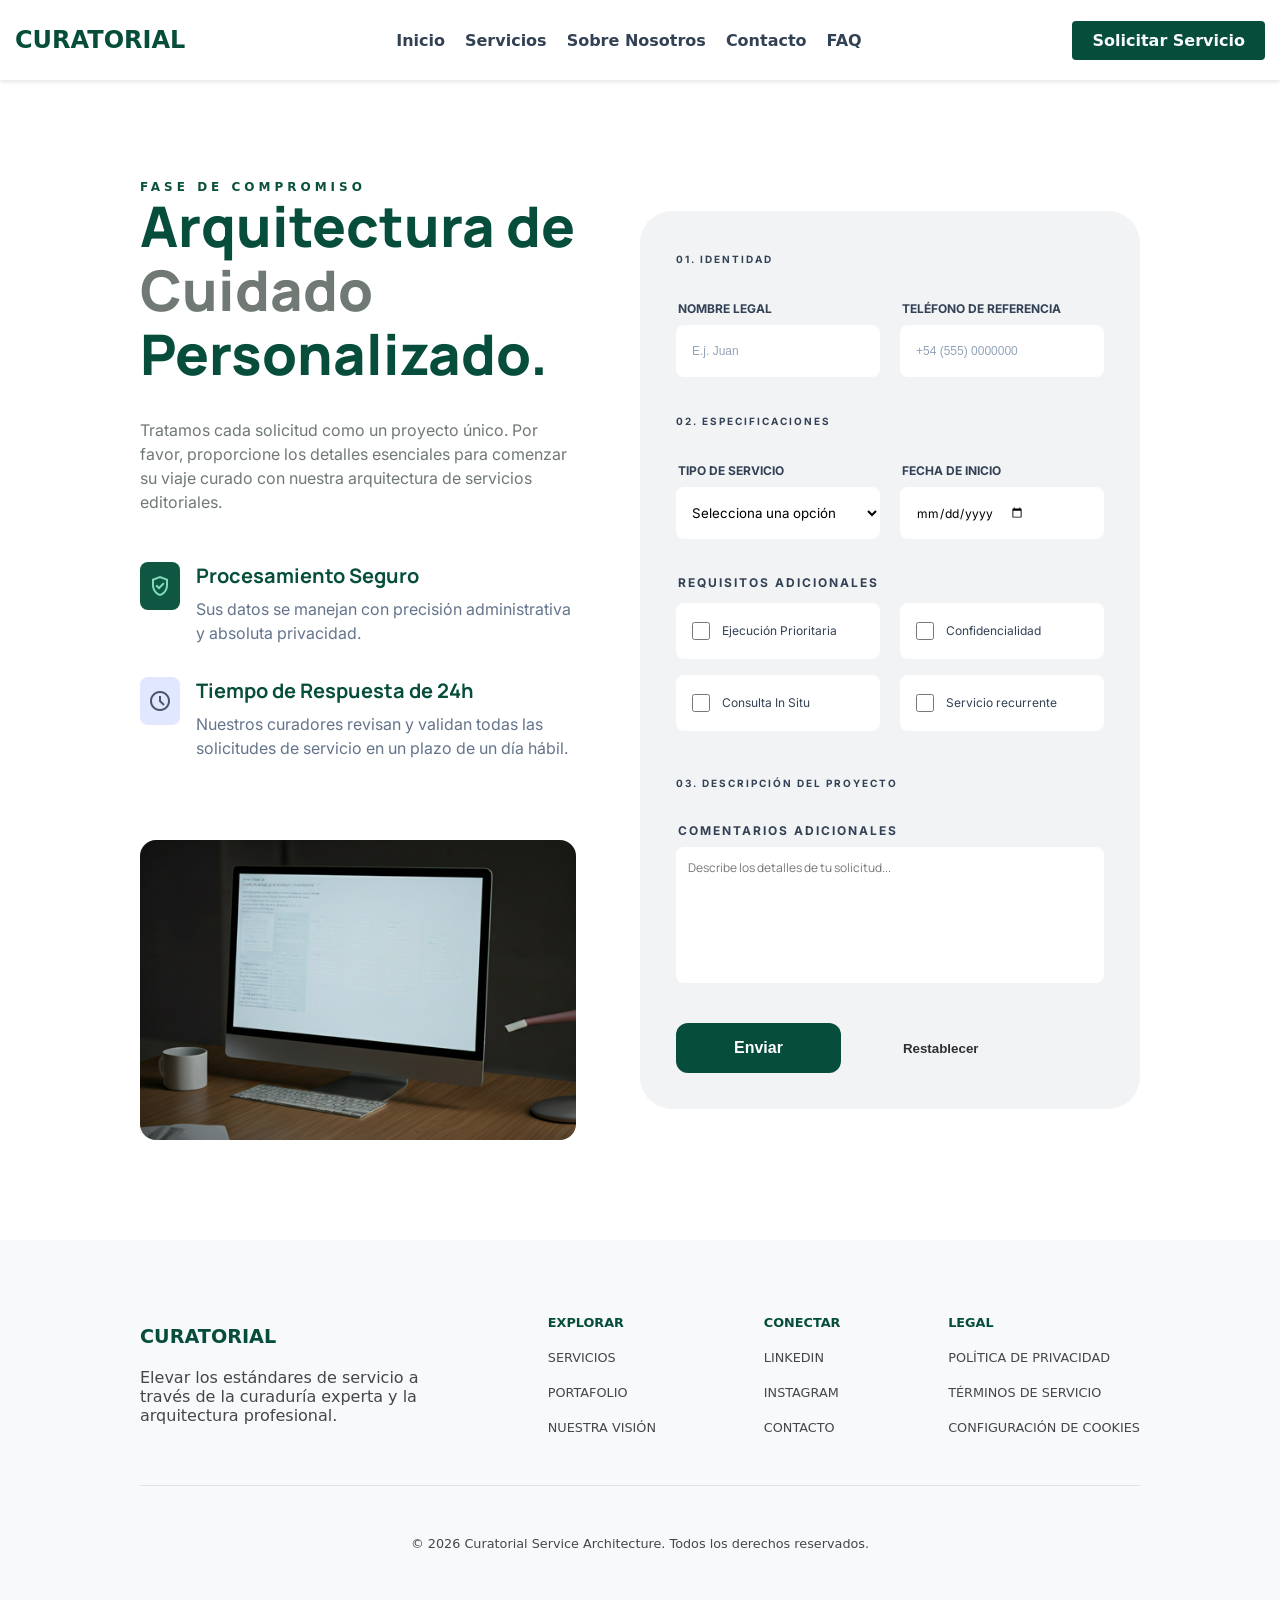
<file: pages/pedido.html>
<!DOCTYPE html>
<html lang="es">

<head>
    <meta charset="UTF-8">
    <meta name="viewport" content="width=device-width, initial-scale=1.0">
    <title>CURATORIAL - Pedido</title>
    <meta name="description"
        content="Inicie su experiencia a medida. Cada solicitud es tratada como un proyecto exclusivo, con la máxima confidencialidad y rigor analítico. Comparta los parámetros de su requerimiento para que nuestros especialistas comiencen a estructurar una solución de servicio perfectamente alineada con sus expectativas.">
    <link rel="icon" type="image/png" href="./assets/favicon/favicon.png">
    <link rel="stylesheet" href="../styles/styles.css">
    <link rel="stylesheet" href="../styles/home.css">
    <link rel="stylesheet" href="../styles/pedido.css">



</head>

<body>
    <header class="main-header">
        <h2 class="company-name">
            CURATORIAL
        </h2>

        <nav class="nav-container">
            <ul>
                <li><a href="/">Inicio</a></li>
                <li><a href="./servicios.html">Servicios</a></li>
                <li><a href="./equipo.html">Sobre Nosotros</a></li>
                <li><a href="./contacto.html">Contacto</a></li>
                <li><a href="./faq.html">FAQ</a></li>
            </ul>
        </nav>

        <a class="request-service-button" href="./pedido.html">
            Solicitar Servicio
        </a>
    </header>

    <main class="maingeneral">
        <section class="left">
            <span class="textmini">FASE DE COMPROMISO</span>
            <h1 class="lefttittle">Arquitectura de <br> <span>Cuidado</span> Personalizado.</h1>
            <p class="descrleft">Tratamos cada solicitud como un proyecto único. Por favor, proporcione los detalles
                esenciales para comenzar su viaje curado con nuestra arquitectura de servicios editoriales. </p>

            <div class="info">
                <div class="secure">
                    <div class="icon-container shield">
                        <span class="material-symbols-outlined">verified_user</span>
                    </div>
                    <div class="textinfo">
                        <h3>Procesamiento Seguro</h3>
                        <p class="descinfo">Sus datos se manejan con precisión administrativa y absoluta privacidad.</p>
                    </div>
                </div>

                <div class="responsetime">
                    <div class="icon-container clock">
                        <span class="material-symbols-outlined">schedule</span>
                    </div>
                    <div class="textinfo">
                        <h3>Tiempo de Respuesta de 24h</h3>
                        <p class="descinfo">Nuestros curadores revisan y validan todas las solicitudes de servicio en un
                            plazo de un día hábil.</p>
                    </div>
                </div>

                <div class="imagen">
                    <img class="imagenpc" src="../assets/images/pedido1.png" alt="Imagen de una computadora encima de una mesa de madera, al lado de esta una taza de café.">
                    <div class="overlay"></div>
                </div>
            </div>
        </section>
        <section class="right">
            <div class="contentright">
                <form method="post" target="_blank">

                    <div class="seccion">
                        <p class="titlesections">01. Identidad</p>
                    </div>
                    <div class="firstsection">
                        <div class="campo">
                            <div class="tittlelabel">
                                <label for="nombre-completo">Nombre Legal</label>
                            </div>
                            <input type="text" name="nombre-completo" id="nombre-completo" placeholder="E.j. Juan">
                        </div>
                        <div class="campo">
                            <div class="tittlelabel">
                                <label for="numero">Teléfono de Referencia</label>
                            </div>
                            <input type="tel" name="numero" id="numero" placeholder="+54 (555) 0000000">
                        </div>
                    </div>



                    <div class="seccion">
                        <p class="titlesections">02. Especificaciones</p>
                    </div>


                    <div class="secondsection">
                        <div class="campo">
                            <div class="tittlelabel">
                                <label for="servicios">Tipo de servicio</label>
                            </div>
                            <div class="select-wrapper">
                                <select id="servicios" name="servicios">
                                <span class="material-symbols-outlined arrow">expand_more</span>
                                <option class="select-option" value="" disabled selected>Selecciona una opción</option>
                                <option value="1">Auditoría Espacial</option>
                                <option value="2">Estrategia de Activos</option>
                                <option value="3">Integridad del Diseño</option>
                            </select>
                            </div>

                        </div>
                        <div class="campo">
                            <div class="tittlelabel">
                                <label for="fecha">Fecha de inicio</label>
                            </div>
                            <input type="date" name="fecha" id="fecha">
                        </div>
                    </div>




                    <div class="seccionchekbox">
                        <div class="tittlelabel">
                            <p>Requisitos Adicionales</p>
                        </div>

                        <div class="optionscheckbox">
                            <div class="checkboxright">
                                <label for="propridad">
                                    <input type="checkbox" name="propridad" id="propridad"> Ejecución Prioritaria
                                </label>
                                <label for="on-site">
                                    <input type="checkbox" name="on-site" id="on-site"> Consulta In Situ
                                </label>
                            </div>
                            <div class="checkboxleft">
                                <label for="nda">
                                    <input type="checkbox" name="nda" id="nda"> Confidencialidad
                                </label>
                                <label for="recurring">
                                    <input type="checkbox" name="recurring" id="recurring"> Servicio recurrente
                                </label>
                            </div>


                        </div>
                    </div>

                    <div class="seccion">
                        <p class="titlesections">03. Descripción del Proyecto</p>
                    </div>


                    <div class="thirdsection">
                        <div class="campo">
                            <div class="tittlelabel">
                                <label for="comentarios">Comentarios Adicionales</label> <br>
                            </div>
                            <textarea name="comentarios" id="comentarios" rows="4"
                                placeholder="Describe los detalles de tu solicitud..."></textarea>

                        </div>
                    </div>


                    <div class="final-buttons">
                        <button class="send" type="submit">Enviar</button>
                        <button class="reset" type="reset">Restablecer</button>

                    </div>

                </form>
            </div>

        </section>


    </main>

    <footer class="main-footer">
        <div class="bg-container">
            <section class="sections-container">
                <div class="footer-container">
                    <div class="footer-content">
                        <h4>
                            CURATORIAL
                        </h4>

                        <p>
                            Elevar los estándares de servicio a través de la curaduría experta y la arquitectura
                            profesional.
                        </p>
                    </div>

                    <div class="footer-content">
                        <h4 class="footer-label">
                            EXPLORAR
                        </h4>

                        <ul class="footer-list">
                            <li class="footer-element">SERVICIOS</li>
                            <li class="footer-element">PORTAFOLIO</li>
                            <li class="footer-element">NUESTRA VISIÓN</li>
                        </ul>
                    </div>

                    <div class="footer-content">
                        <h4 class="footer-label">
                            CONECTAR
                        </h4>

                        <ul class="footer-list">
                            <li class="footer-element">LINKEDIN</li>
                            <li class="footer-element">INSTAGRAM</li>
                            <li class="footer-element">CONTACTO</li>
                        </ul>
                    </div>

                    <div class="footer-content">
                        <h4 class="footer-label">
                            LEGAL
                        </h4>

                        <ul class="footer-list">
                            <li class="footer-element">POLÍTICA DE PRIVACIDAD</li>
                            <li class="footer-element">TÉRMINOS DE SERVICIO</li>
                            <li class="footer-element">CONFIGURACIÓN DE COOKIES</li>
                        </ul>
                    </div>
                </div>

                <div class="separator-line">

                </div>

                <p class="rights">
                    © 2026 Curatorial Service Architecture. Todos los derechos reservados.
                </p>
            </section>
        </div>
    </footer>
</body>

</html>
</file>
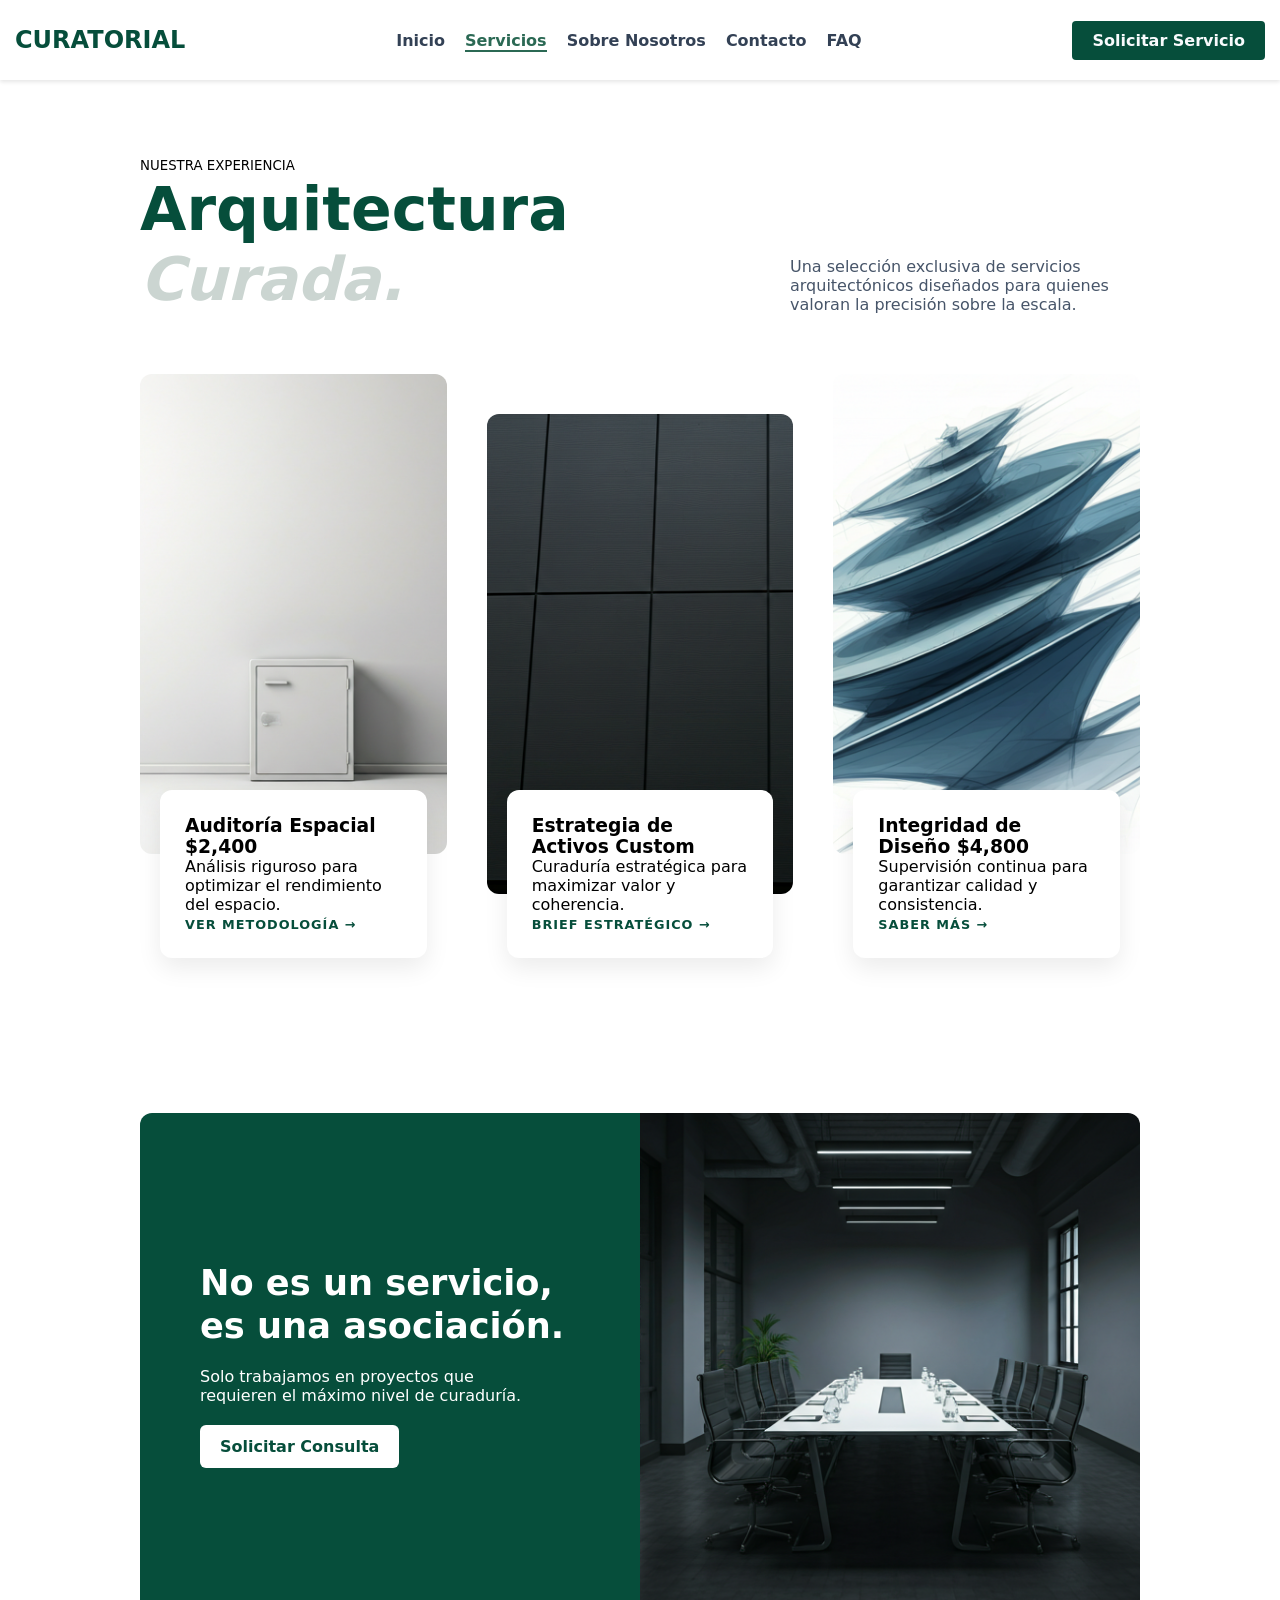
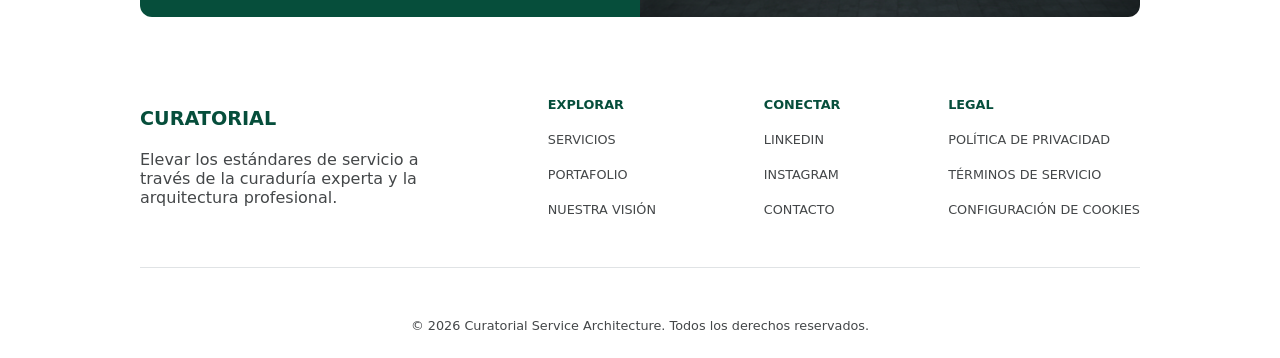
<file: pages/servicios.html>
<!DOCTYPE html>
<html lang="es">

<head>
  <meta charset="UTF-8">
  <meta name="viewport" content="width=device-width, initial-scale=1.0">
  <title>CURATORIAL - Servicios</title>
  <meta name="description" content="Explora nuestros servicios curados de arquitectura y estrategia.">
  <link rel="icon" type="image/png" href="../assets/favicon/favicon.png">
  <link rel="stylesheet" href="../styles/styles.css">
  <link rel="stylesheet" href="../styles/servicios.css">
</head>

<body>

  <header class="main-header">
    <h2 class="company-name">CURATORIAL</h2>

    <nav class="nav-container">
      <ul>
        <li><a href="/">Inicio</a></li>
        <li><a class="active" href="./servicios.html">Servicios</a></li>
        <li><a href="./equipo.html">Sobre Nosotros</a></li>
        <li><a href="./contacto.html">Contacto</a></li>
        <li><a href="./faq.html">FAQ</a></li>
      </ul>
    </nav>

    <a class="request-service-button" href="./pedido.html">
      Solicitar Servicio
    </a>
  </header>

  <main>

    <section class="services-container">

      <div class="services-header">
        <div>
          <small>NUESTRA EXPERIENCIA</small>
          <h1>Arquitectura <br><span>Curada.</span></h1>
        </div>

        <p>
          Una selección exclusiva de servicios arquitectónicos diseñados para quienes valoran la precisión sobre la
          escala.
        </p>
      </div>

      <div class="services-cards">

        <article class="card">
          <img src="../assets/images/servicio1.png" alt="Imagen de una caja fuerte de color blanco enfrente de una pared blanca brillante.">
          <div class="card-box">
            <h3>Auditoría Espacial <span>$2,400</span></h3>
            <p>Análisis riguroso para optimizar el rendimiento del espacio.</p>
            <a href="#">VER METODOLOGÍA →</a>
          </div>
        </article>

        <article class="card middle">
          <img src="../assets/images/servicio2.png" alt="Imagen de una pared negra.">
          <div class="card-box">
            <h3>Estrategia de Activos <span>Custom</span></h3>
            <p>Curaduría estratégica para maximizar valor y coherencia.</p>
            <a href="#">BRIEF ESTRATÉGICO →</a>
          </div>
        </article>

        <article class="card">
          <img src="../assets/images/servicio3.png" alt="Imagen de espirales celestes.">
          <div class="card-box">
            <h3>Integridad de Diseño <span>$4,800</span></h3>
            <p>Supervisión continua para garantizar calidad y consistencia.</p>
            <a href="#">SABER MÁS →</a>
          </div>
        </article>

      </div>

    </section>

    <section class="cta">
      <div class="cta-container">

        <div class="cta-text">
          <h2>No es un servicio,<br>es una asociación.</h2>
          <p>Solo trabajamos en proyectos que requieren el máximo nivel de curaduría.</p>
          <a href="./pedido.html">Solicitar Consulta</a>
        </div>

        <div class="cta-img">
          <img src="../assets/images/servicio4.png" alt="Oficina moderna con una gran mesa en el medio, rodeada de sillas negras y una planta verde al fondo.">
        </div>

      </div>
    </section>

  </main>

  <footer class="main-footer">
    <div class="bg-container">
      <section class="sections-container">
        <div class="footer-container">
          <div class="footer-content">
            <h4>
              CURATORIAL
            </h4>

            <p>
              Elevar los estándares de servicio a través de la curaduría experta y la arquitectura
              profesional.
            </p>
          </div>

          <div class="footer-content">
            <h4 class="footer-label">
              EXPLORAR
            </h4>

            <ul class="footer-list">
              <li class="footer-element">SERVICIOS</li>
              <li class="footer-element">PORTAFOLIO</li>
              <li class="footer-element">NUESTRA VISIÓN</li>
            </ul>
          </div>

          <div class="footer-content">
            <h4 class="footer-label">
              CONECTAR
            </h4>

            <ul class="footer-list">
              <li class="footer-element">LINKEDIN</li>
              <li class="footer-element">INSTAGRAM</li>
              <li class="footer-element">CONTACTO</li>
            </ul>
          </div>

          <div class="footer-content">
            <h4 class="footer-label">
              LEGAL
            </h4>

            <ul class="footer-list">
              <li class="footer-element">POLÍTICA DE PRIVACIDAD</li>
              <li class="footer-element">TÉRMINOS DE SERVICIO</li>
              <li class="footer-element">CONFIGURACIÓN DE COOKIES</li>
            </ul>
          </div>
        </div>

        <div class="separator-line">

        </div>

        <p class="rights">
          © 2026 Curatorial Service Architecture. Todos los derechos reservados.
        </p>
      </section>
    </div>
  </footer>

</body>

</html>
</file>
<file: styles/styles.css>
* {
	margin: 0;
	padding: 0;
	box-sizing: border-box;
}

body {
	display: flex;
	flex-direction: column;
	min-height: 100vh;
	font-family:
		system-ui, -apple-system, BlinkMacSystemFont, "Segoe UI", Roboto, Oxygen,
		Ubuntu, Cantarell, "Open Sans", "Helvetica Neue", sans-serif;
}

:root {
	--primary-color: #064e3b;
	--secondary-color: #334155;
	--neutral-color: #f8fafc;
	--primary-bg-color: #f7f9fb;
	--secondary-bg-color: #f2f4f6;
}

.main-header {
	max-width: 100%;
	width: 100%;
	height: 80px;
	display: flex;
	align-items: center;
	justify-content: space-between;
	padding: 20px 15px;
	box-shadow: 0 2px 4px rgba(0, 0, 0, 0.1);
	z-index: 1000;
}

.company-name {
	font-size: 1.5rem;
	font-weight: bold;
	color: var(--primary-color);
}

.nav-container {
	display: flex;
	align-items: center;
	justify-content: center;
}

.nav-container ul {
	display: flex;
	align-items: center;
	justify-content: center;
	gap: 20px;
}

.nav-container li {
	list-style: none;
}

.nav-container a {
	text-decoration: none;
	color: var(--secondary-color);
	font-size: 1rem;
	transition: color 0.3s ease;
	font-weight: bold;
}

.nav-container a:hover {
	color: #2b6954;
}

.active {
	color: #2b6954 !important;
	border-bottom: #2b6954 2px solid;
}

.request-service-button {
	background-color: var(--primary-color);
	color: var(--neutral-color);
	padding: 10px 20px;
	border: none;
	border-radius: 4px;
	font-size: 1rem;
	font-weight: bold;
	transition: background-color 0.3s ease;
	text-decoration: none;
}

.request-service-button:hover {
	background-color: #2b6954;
}

.footer-container {
	display: flex;
	align-items: center;
	justify-content: space-between;
}

.footer-content {
	display: flex;
	flex-direction: column;
	gap: 20px;
}

.footer-content h4 {
	font-size: 1.2rem;
	font-weight: bold;
	color: var(--primary-color);
}

.footer-container .footer-content p {
	font-size: 1rem;
	color: #444749;
	max-width: 300px;
}

.footer-content .footer-label {
	font-size: 0.8rem;
	font-weight: 600;
	color: var(--primary-color);
}

.footer-content .footer-list {
	display: flex;
	flex-direction: column;
	gap: 20px;
	list-style: none;
}

.footer-content .footer-list .footer-element {
	font-size: 0.8rem;
	color: #444749;
}

.footer-content .footer-list .footer-element:hover {
	text-decoration: underline;
	cursor: pointer;
	text-decoration-color: #95d3ba;
}

.separator-line {
	width: 100%;
	height: 1px;
	background-color: #e0e3e5;
	margin: 50px 0;
}

.rights {
	font-size: 0.8rem;
	color: #444749;
	text-align: center;
}
</file>
<file: styles/home.css>
main {
	display: flex;
	flex-direction: column;
	align-items: center;
	flex: 1;
	width: 100%;
}

.bg-container {
	width: 100%;
	height: 100%;
	display: flex;
	justify-content: center;
	align-items: center;
	background-color: var(--primary-bg-color);
}

.bg-container-accent {
	width: 100%;
	height: 100%;
	display: flex;
	justify-content: center;
	align-items: center;
	background-color: var(--secondary-bg-color);
}

.bg-container-third {
	width: 100%;
	height: 100%;
	display: flex;
	justify-content: center;
	align-items: center;
	background-color: var(--primary-color);
}

.sections-container {
	max-width: 1000px;
	width: 100%;
	padding: 75px 0;
}

.separator {
	display: flex;
	align-items: center;
	justify-content: space-between;
}

.separator img {
	width: 350px;
	height: 450px;
	border-radius: 8px;
}

.content {
	display: flex;
	flex-direction: column;
	gap: 20px;
}

.content small {
	font-size: smaller;
	font-weight: 700;
	background-color: #95d3ba;
	color: var(--primary-color);
	padding: 5px 0;
	border-radius: 9999px;
	text-align: center;
	max-width: 200px;
}

.content h1 {
	font-size: 4rem;
	font-weight: bolder;
	color: var(--primary-color);
	max-width: 600px;
}

.content .strong-word {
	color: #747779;
}

.content p {
	font-size: 1rem;
	color: #444749;
	max-width: 500px;
}

.button-container {
	display: flex;
	align-items: center;
	gap: 20px;
}

.start-journey-button {
	background-color: var(--primary-color);
	color: var(--neutral-color);
	padding: 10px 20px;
	border: none;
	border-radius: 4px;
	text-decoration: none;
	font-size: 1rem;
	font-weight: bold;
	transition: background-color 0.3s ease;
}

.start-journey-button:hover {
	background-color: #2b6954;
}

.explore-portfolio-button {
	background-color: #eff1f3;
	color: var(--primary-color);
	padding: 10px 20px;
	border: none;
	border-radius: 4px;
	text-decoration: none;
	font-size: 1rem;
	font-weight: bold;
	transition: background-color 0.3s ease;
}

.explore-portfolio-button:hover {
	background-color: #e0e3e5;
}

.sections-container header {
	display: flex;
	flex-direction: column;
	margin-bottom: 50px;
}

.sections-container header h2 {
	font-size: 2rem;
	font-weight: bold;
	color: var(--primary-color);
}

.sections-container header div {
	display: flex;
	align-items: center;
	justify-content: space-between;
}

.sections-container div p {
	font-size: 1rem;
	color: #444749;
	max-width: 625px;
}

.sections-container div span {
	font-size: 4rem;
	font-weight: bold;
	color: #d9e1e1;
}

.bento-design {
	display: flex;
	flex-direction: column;
	gap: 20px;
}

.bento-first-row {
	display: flex;
	align-items: center;
	justify-content: space-between;
}

.first-square {
	max-width: 675px;
	width: 100%;
	height: 250px;
	background-color: white;
	border-radius: 8px;
	display: flex;
	justify-content: center;
	flex-direction: column;
	gap: 20px;
	padding-left: 30px;
}

.first-square h3 {
	font-size: 1.5rem;
	font-weight: bold;
	color: #1f2223;
}

.first-square p {
	font-size: 1rem;
	color: #444749;
}

.first-square span {
	border: #95d3ba 2px solid;
	border-radius: 8px;
	max-width: 100px;
}

.second-square {
	max-width: 300px;
	width: 100%;
	height: 250px;
	background-color: var(--primary-color);
	border-radius: 8px;
	display: flex;
	justify-content: center;
	flex-direction: column;
	gap: 20px;
	padding-left: 30px;
}

.second-square h3 {
	font-size: 1.5rem;
	font-weight: bold;
	color: #7fbda5;
}

.second-square p {
	font-size: 1rem;
	color: #7fbda5 !important;
}

.bento-second-row {
	display: flex;
	align-items: center;
	justify-content: space-between;
}

.third-square {
	max-width: 300px;
	width: 100%;
	height: 600px;
	background-color: white;
	border-radius: 8px;
	display: flex;
	flex-direction: column;
	gap: 20px;
	padding-left: 30px;
	padding-top: 30px;
}

.third-square h3 {
	font-size: 1.5rem;
	font-weight: bold;
	color: #1f2223;
}

.third-square p {
	font-size: 1rem;
	color: #444749;
}

.fourth-square {
	position: relative;
	max-width: 675px;
	width: 100%;
	height: 600px;
	background-color: var(--primary-color);
	border-radius: 8px;
}

.fourth-square img {
	width: 100%;
	height: 100%;
	border-radius: 8px;
	object-fit: cover;
}

.fourth-square div {
	position: absolute;
	bottom: 20px;
	left: 20px;
}

.fourth-square div h3 {
	font-size: 1.5rem;
	font-weight: bold;
	color: white;
}

.fourth-square div p {
	font-size: 0.8rem;
	color: #d0d5d4;
}

.strategic-content {
	display: flex;
	align-items: center;
}

.strategic-content img {
	width: 800px;
	height: 400px;
	border-radius: 8px 0 0 8px;
	object-fit: cover;
}

.strategic-content article {
	width: 550px;
	height: 500px;
	background-color: white;
	display: flex;
	flex-direction: column;
	justify-content: center;
	gap: 35px;
	padding: 0 20px;
	box-shadow: 0 4px 6px rgba(0, 0, 0, 0.1);
	border-radius: 8px;
}

.strategic-content article header {
	display: flex;
	flex-direction: column;
	gap: 10px;
	margin-bottom: 0;
}

.strategic-content article header small {
	font-size: 0.6rem;
	font-weight: 700;
	color: black;
}

.strategic-content article header h2 {
	font-size: 2rem;
	font-weight: bold;
	color: var(--primary-color);
}

.strategic-content article p {
	font-size: 1rem;
	color: #444749;
}

.strategic-content article ul {
	display: flex;
	flex-direction: column;
	gap: 10px;
	list-style: none;
}

.strategic-content article ul li {
	font-size: 1rem;
	color: #1f2223;
	display: flex;
	align-items: center;
	gap: 10px;
}

.strategic-content article footer a {
	background-color: white;
	color: var(--primary-color);
	padding: 15px 20px;
	border: var(--primary-color) 2px solid;
	border-radius: 4px;
	text-decoration: none;
	font-size: 1rem;
	font-weight: bold;
	transition: background-color 0.3s ease;
	width: 100%;
	display: flex;
	align-items: center;
	justify-content: center;
}

.strategic-content article footer a:hover {
	background-color: var(--primary-color);
	color: white;
}

.stats-content {
	display: flex;
	align-items: center;
	justify-content: space-between;
}

.stats-container {
	display: flex;
	flex-direction: column;
	align-items: center;
	justify-content: center;
}

.stats-container .stats-number {
	font-size: 3rem;
	font-weight: bold;
	color: #afefd5;
}

.stats-container .stats-label {
	font-size: 0.8rem;
	font-weight: 600;
	color: #99afaa;
}

.footer-container {
	display: flex;
	align-items: center;
	justify-content: space-between;
}

.footer-content {
	display: flex;
	flex-direction: column;
	gap: 20px;
}

.footer-content h4 {
	font-size: 1.2rem;
	font-weight: bold;
	color: var(--primary-color);
}

.footer-container .footer-content p {
	font-size: 1rem;
	color: #444749;
	max-width: 300px;
}

.footer-content .footer-label {
	font-size: 0.8rem;
	font-weight: 600;
	color: var(--primary-color);
}

.footer-content .footer-list {
	display: flex;
	flex-direction: column;
	gap: 20px;
	list-style: none;
}

.footer-content .footer-list .footer-element {
	font-size: 0.8rem;
	color: #444749;
}

.footer-content .footer-list .footer-element:hover {
	text-decoration: underline;
	cursor: pointer;
	text-decoration-color: #95d3ba;
}

.separator-line {
	width: 100%;
	height: 1px;
	background-color: #e0e3e5;
	margin: 50px 0;
}

.rights {
	font-size: 0.8rem;
	color: #444749;
	text-align: center;
}
</file>
<file: styles/contacto.css>
:root {
	--dark-green: #00332a;
	--light-gray: #f9f9f9;
	--dark-gray: #0000001a;
}

body main {
	display: block;
	max-width: 1000px;
	margin: 0 auto;
	flex: none;
	width: 100%;
}

.highlight {
	color: rgb(43 105 84);
}

.title-section {
	width: 700px;
	margin-top: 60px;
	text-align: left;
	margin-left: 0;
	align-items: left;
}

.title-section h1 {
	font-size: 4rem;
	line-height: 1;
}

.title-section p {
	font-size: 1.4rem;
	margin-top: 20px;
	color: rgb(64 73 68);
}

.contact-container {
	margin-top: 125px;
	display: flex;
	gap: 40px;
	align-items: flex-start;
}

.image-section {
	position: relative;
	flex: 1;
}

.main-img {
	width: 100%;
	border-radius: 12px;
	display: block;
}

.info-card {
	position: absolute;
	bottom: -30px;
	right: -20px;
	background: white;
	padding: 20px;
	border-radius: 12px;
	box-shadow: 0 10px 30px var(--dark-gray);
	width: 250px;
}

.info-card h3 {
	color: var(--dark-green);
	margin: 0 0 10px 0;
	font-size: 1.1rem;
}

.form-section {
	flex: 1.2;
	background: var(--light-gray);
	padding: 40px;
	border-radius: 12px;
}

.row {
	display: flex;
	gap: 20px;
}

.input-group {
	margin-bottom: 30px;
	display: flex;
	flex-direction: column;
	width: 100%;
}

label {
	color: var(--dark-green);
	font-weight: bold;
	margin-bottom: 15px;
	font-size: 1.1rem;
}

input,
textarea {
	padding: 12px;
	border: 1px solid white;
	border-radius: 8px;
	font-size: 1rem;
}

textarea {
	height: 130px;
	resize: none;
}

.form-footer {
	display: flex;
	align-items: center;
	gap: 30px;
	margin-top: 50px;
}

.btn-send {
	background: var(--dark-green);
	color: white;
	padding: 16px 30px;
	border: none;
	border-radius: 8px;
	cursor: pointer;
	font-weight: bold;
}

.btn-reset {
	background: none;
	border: none;
	color: var(--dark-green);
	font-weight: bold;
	cursor: pointer;
}

.contact-details {
	margin-top: -0;
	display: flex;
	flex-direction: column;
	gap: 25px;
}

.contact-details {
	font-size: 1.1rem;
	color: var(--dark-green);
}

i {
	color: #00332a;
	margin-left: 15px;
	font-size: 1.4rem;
}

.global-perspective {
	display: flex;
	background-color: var(--light-gray);
	margin-top: 150px;
	border-radius: 8px;
	overflow: hidden;
	width: 100%;
	margin-bottom: 150px;
}

.image-content {
	flex: 1;
}

.image-content img {
	width: 100%;
	height: 100%;
	object-fit: cover;
	display: block;
}

.text-content {
	flex: 1;
	padding: 60px;
	display: flex;
	flex-direction: column;
	justify-content: center;
}

.text-content h1 {
	color: var(--dark-green);
	font-size: 2.5rem;
}

.text-content p {
	color: var(--dark-green);
	font-size: 1rem;
	margin-top: 20px;
}

.cities {
	display: flex;
	gap: 15px;
	margin-top: 30px;
}

.cities h4 {
	background-color: white;
	color: var(--dark-green);
	font-size: 0.8rem;
	padding: 5px 10px;
	border-radius: 8px;
	border: 1px solid var(--light-gray);
}

.bg-container {
	width: 100%;
	height: 100%;
	display: flex;
	justify-content: center;
	align-items: center;
	background-color: var(--primary-bg-color);
}

.sections-container {
	max-width: 1000px;
	width: 100%;
	padding: 75px 0;
}
</file>
<file: styles/equipo.css>
main {
	display: flex;
	flex-direction: column;
	align-items: center;
	flex: 1;
	width: 100%;
}

.bg-container {
	width: 100%;
	height: 100%;
	display: flex;
	justify-content: center;
	align-items: center;
	background-color: var(--primary-bg-color);
}

.bg-container-accent {
	width: 100%;
	height: 100%;
	display: flex;
	justify-content: center;
	align-items: center;
	background-color: var(--secondary-bg-color);
}

.sections-container {
	max-width: 1000px;
	width: 100%;
	padding: 75px 0;
}

.separator {
	display: flex;
	align-items: center;
	justify-content: space-between;
}

.content {
	display: flex;
	flex-direction: column;
	gap: 20px;
}

.content .strong-word {
	color: #747779;
}

.content small {
	font-size: smaller;
	font-weight: 700;
	color: var(--primary-color);
	max-width: 200px;
}

.content h1 {
	font-size: 4rem;
	font-weight: bolder;
	color: var(--primary-color);
	max-width: 600px;
}

.content p {
	font-size: 1rem;
	color: #444749;
	max-width: 500px;
}

.separator img {
	width: 350px;
	height: 450px;
	border-radius: 8px;
}

.sections-container header {
	display: flex;
	align-items: center;
	justify-content: space-between;
}

.sections-container header h2 {
	font-size: 2rem;
	font-weight: bold;
	color: var(--primary-color);
}

.sections-container header i {
	font-size: smaller;
	font-weight: 500;
	color: var(--secondary-color);
}

.team-members {
	padding-top: 50px;
	display: flex;
	align-items: center;
	justify-content: space-between;
	gap: 20px;
	width: 100%;
}

.team-member {
	display: flex;
	flex-direction: column;
	gap: 20px;
	max-width: 300px;
	min-height: 600px;
}

.team-member:nth-child(2) {
	padding-top: 40px;
}

.team-member img {
	width: auto;
	height: 400px;
	object-fit: cover;
	border-radius: 8px;
}

.team-member img:hover {
	scale: calc(1.02);
	transition: scale 0.3s ease;
}

.team-member h3 {
	font-size: 1.2rem;
	font-weight: bold;
	color: var(--primary-color);
}

.team-member small {
	font-size: 0.8rem;
	font-weight: 600;
	color: #2b6954;
}

.team-member p {
	font-size: 0.9rem;
	color: #444749;
}

.sections-container-with-bg {
	max-width: 1000px;
	width: 100%;
	padding: 75px 0;
	background-color: var(--primary-color);
	border-radius: 8px;
}

.last-content {
	display: flex;
	flex-direction: column;
	gap: 20px;
	padding: 30px;
}

.last-content h4 {
	font-size: 2.5rem;
	font-weight: bold;
	color: white;
}

.last-content p {
	font-size: 1rem;
	color: #d0d5d4;
	max-width: 500px;
	font-weight: 500;
}

.last-content .buttons-container {
	display: flex;
	gap: 20px;
}

.last-content .buttons-container .primary-button {
	background-color: #afefd5;
	color: var(--primary-color);
	padding: 15px 30px;
	border: none;
	border-radius: 4px;
	font-size: 1rem;
	font-weight: bold;
	transition: background-color 0.3s ease;
	cursor: pointer;
}

.last-content .buttons-container .primary-button:hover {
	background-color: white;
}

.last-content .buttons-container .secondary-button {
	background-color: transparent;
	color: white;
	padding: 15px 30px;
	border: 1px solid var(--neutral-color);
	border-radius: 4px;
	font-size: 1rem;
	font-weight: bold;
	transition: background-color 0.3s ease;
	cursor: pointer;
}

.last-content .buttons-container .secondary-button:hover {
	background-color: #1a4c41;
}
</file>
<file: styles/faq.css>
.maingeneral {
	display: grid;
	grid-template-columns: 1fr 2fr;
	grid-template-areas:
		"titulo preguntas"
		"temas preguntas"
		"contacto preguntas"
		"soporte soporte";
	gap: 40px;
	max-width: 1000px;
	margin: auto;
}

.left {
	padding-right: 64px;
	display: flex;
	flex-direction: column;
	justify-content: center;
	grid-area: titulo;
}

.textmini {
	font-size: 12px;
	font-weight: 700;
	letter-spacing: 4px;
	color: var(--primary-color);
}

.tituloleft {
	font-family: "Manrope", sans-serif;
	font-size: 56px;
	font-weight: 800;
	line-height: 64px;
	color: var(--primary-color);
	margin-bottom: 32px;
}

.tituloleft span {
	color: var(--secondary-bg-color);
}

.descrleft {
	font-size: 16px;
	color: var(--secondary-color);
	margin-bottom: 48px;
}

/*-------------------SECCION DE TEMAS*/
.seccionTemas {
	display: flex;
	flex-direction: column;
	min-width: 100px;
	grid-area: temas;
}
.seccionTemas {
	background-color: var(--secondary-bg-color);
	padding: 10px;
	border-radius: 10px;
	font-family: "Manrope", sans-serif;
}

.seccionTemas span {
	padding: 7px;
	border-radius: 10px;
}

.tituloTema {
	color: var(--primary-color);
	font-size: 20px;
}
/*-------------------SECCION DE CONTACTOS*/
.seccionContactanos {
	background-color: var(--primary-color);
	color: var(--secondary-bg-color);
	padding: 20px;
	border-radius: 10px;
	grid-area: contacto;
}

.seccionContactanos span {
	color: var(--secondary-bg-color);
	padding: 30px;
	border-radius: 10px;
	font-family: "Manrope", sans-serif;
}

.seccionContactanos button {
	background-color: var(--secondary-bg-color);
	color: var(--primary-color);
}

/*-------------------SECCION DE SOPORTE*/
.seccionSoporte {
	font-family: "Manrope", sans-serif;
	grid-column: 1 / -1;
	background-color: var(--secondary-bg-color);
	padding: 30px;
	border-radius: 10px;
	margin-top: 40px;
	grid-area: soporte;
}
.botonBlanco {
	background-color: var(--secondary-bg-color);
	color: var(--primary-color);
}

/*-------------------SECCION DE PREGUNTAS*/
.seccionPreguntas {
	flex: 1 1 100%;
	font-family: "Manrope", sans-serif;
	grid-area: preguntas;
	align-self: center;
	margin-top: 40px;
}

.pregunta {
	border-radius: 10px;
	margin-bottom: 15px;
	overflow: hidden;
	transition: all 0.3s ease;
}

.pregunta summary {
	display: flex;
	justify-content: space-between;
	align-items: center;
	padding: 20px;
	cursor: pointer;
	font-weight: bold;
}

.pregunta p {
	padding: 0 20px 20px;
	color: var(--secondary-color);
}

.pregunta[open] summary {
	background-color: var(--primary-color);
	color: var(--secondary-bg-color);
}

.pregunta summary::after {
	content: "⌄";
	font-size: 18px;
	transition: transform 0.3s;
}

.pregunta[open] summary::after {
	transform: rotate(180deg);
}

button {
	background-color: var(--primary-color);
	color: var(--neutral-color);
	border: none;
	padding: 10px 15px;
	border-radius: 5px;
	cursor: pointer;
}

button:hover {
	background-color: var(--primary-color);
}

.bg-container {
	width: 100%;
	height: 100%;
	display: flex;
	justify-content: center;
	align-items: center;
	background-color: var(--primary-bg-color);
}

.sections-container {
	max-width: 1000px;
	width: 100%;
	padding: 75px 0;
}
</file>
<file: styles/pedido.css>
@import url('https://fonts.googleapis.com/css2?family=Manrope:wght@400;700;800&family=Inter:wght@300;400;500;600&display=swap');
@import url('https://fonts.googleapis.com/css2?family=Material+Symbols+Outlined:wght,FILL@100..700,0..1&amp;display=swap');




.titlesections, .descrleft, .descinfo, .right{

    font-family: 'Inter', sans-serif;
    color: #334155;
    line-height: 24px; 
}

/*División a la mitad */
.maingeneral {
    display: grid;
    grid-template-columns: 1fr 1fr;
    max-width: 1000px;
    width: 100%;
    margin: auto;
    padding: 75px 0;;
}


.left {
    padding-right: 64px; 
    display: flex;
    flex-direction: column;
    justify-content: center;
}

.textmini{
    font-size: 12px;
    font-weight: 700;
    letter-spacing: 4px; 
    color: #0B513D;
}

.lefttittle {
    font-family: 'Manrope', sans-serif;
    font-size: 56px; 
    font-weight: 800;
    line-height: 64px; 
    color: #064E3B; 
    margin-bottom: 32px; 
}

.lefttittle span {
    color: #707974;
    
}

.descrleft {
    font-size: 16px; 
    color: #707974;
    margin-bottom: 48px; 
}

.info {
    display: flex;
    flex-direction: column;
    gap: 32px;
}

.textinfo h3 {
    font-family: 'Manrope', sans-serif;
    color: #064E3B; 
    margin-bottom: 8px; 
    font-size: 20px;
}

.descinfo {
    font-size: 16px; 
    color: #64748b;
}

.imagen {
    margin-top: 48px;
    border-radius: 16px; 
    overflow: hidden;
    height: 300px; 
    position: relative;
}

.imagenpc {
    width: 100%;
    height: 100%;
    object-fit: cover;

}


.right {
    background-color: #f1f3f5; 
    padding: 36px;
    display: flex;
    align-items: center;
    justify-content: center;
    margin-top: 56px;
    margin-bottom: 56px;
    border-radius: 32px;
}

.titlesections{
    font-size: 10px;
}



.contentright {
    width: 100%;
    max-width: 560px; 
}

form {
    display: flex;
    flex-direction: column;
    gap: 24px; 
}

.tittlelabel{
    margin-left: 2px;
    margin-bottom: 4px;
}

.seccion{
    text-transform: uppercase;
    font-size: 12px;
    font-weight: 700;
    letter-spacing: 2px;
    border-bottom: 8px;
}

.firstsection, .secondsection, .thirdsection{
    margin-bottom: 8px;
}

.firstsection label, .secondsection label{
    text-transform: uppercase;
    height: auto;      
    font-size: 12px;
    font-weight: 700;
    color: #334155;
}
.seccionchekbox label{
    font-size: 12px;
    font-weight: 700;
    color: #334155;
}

.campo{
    width: 100%;
    margin-right: 16px;
    flex-direction: column;

}


.firstsection, .secondsection{
    display: grid;
    grid-template-columns: 1fr 1fr;
    justify-items: stretch;
    gap: 20px;
}



.firstsection input{
    border-radius: 8px;
    border: none;
    width: 100%;
    padding: 16px;
    height: 52px; 
    background-color: #ffffff;
    font-size: 12px;
    
}


input::placeholder {
    color: #94a3b8;          
    font-size: 12px;         
    font-weight: 400;        
    opacity: 1;
    display: flex;
    align-items: center;
    justify-content: flex-start;
    height: 100%; 
}

input[type="date"]{
    color: black;
    font-size: 16px;         
    font-weight: 400;        
    opacity: 1;
    display: flex;
    align-items: center;
    justify-content: flex-start;
    height: 100%; 
    font-family: 'Inter', sans-serif;

}

.secondsection input{
    border-radius: 8px;
    border: none;
    width: 100%;
    padding: 16px;
    height: 52px; 
    background-color: #ffffff;
    font-size: 12px;
}
.select-wrapper select{
    background-color: #ffffff;
    border-radius: 8px;
    border: none;
    height: 52px;
    width: 100%;
    padding: 12px;

}
.select-wrapper select:invalid,
.select-wrapper select:has(option[value=""]:checked) {
    color: #000000;
    padding: 12px;
    font-family: 'Inter', sans-serif;
    font-family: 16px;

}

.seccionchekbox p{
    font-size: 12px;
    text-transform: uppercase;
    letter-spacing: 2px;
    font-weight: 700;
    margin-bottom: 8px;
}
.checkboxright, .checkboxleft{
    display: flex;
    flex-direction: column;
    width: 100%;

}

.optionscheckbox{
    display: grid;
    gap: 20px;
    grid-template-columns: 1fr 1fr;


}

.optionscheckbox label{
    background-color: white;
    display: flex;
    align-items: center;
    gap: 12px;
    padding: 16px;
    width: 100%;
    border-radius: 8px;
    margin-bottom: 16px;
    font-size: 12px;
    font-weight: 400;
    cursor: pointer;
}
.optionscheckbox input[type="checkbox"]{
    margin: 0; 
    width: 18px;
    height: 18px;
    flex-shrink: 0;

}

.thirdsection{
    font-size: 12px;
    text-transform: uppercase;
    letter-spacing: 2px;
    font-weight: 700;
  
}
.thirdsection textarea{
    width: 100%;
    height: 136px; 
    border: none;
    border-radius: 8px; 
    resize: none;
    font-family: 'Manrope', sans-serif;
    padding: 12px;
    font-size: 12px;
}


.final-buttons{
    font-family: 'Inter', sans-serif;
    
}

.send{
    background-color: #064e3b;
    color:white;
    text-decoration: none;
    border: none;
    padding: 16px 58px;
    font-size: 16px;
    font-weight: bold;
    border-radius: 12px;
    cursor: pointer;
    transition: background-color 0.3s ease;

}

.send:hover{
    background-color: #2b6954;

}


.reset{
    border-radius: 12px;
    cursor: pointer;
    border: none;
    text-decoration: none;
    background-color: #f1f3f5;
    padding: 16px 58px;
    color:#2D3133;
    font-weight: bold;
    transition: background-color 0.3s ease;
}



.secure, .responsetime{
    display: flex;
    
}
.icon-container.shield, .icon-container.clock{
    align-items: center;
    display: flex;
    justify-content: center;
    margin-right: 16px;
    width: 48px;
    height: 48px;
    padding: 12px 8px;
    border-radius: 8px;
    font-size: 40px;
}

.icon-container.shield{
    background-color: #105743;
    color:#81dabc;
}

.icon-container.clock{
    background-color: #E0E7FF;
    color: #475569;
}
</file>
<file: styles/servicios.css>
.services-container {
    max-width: 1000px;
    width: 100%;
    margin: auto;
    padding: 75px 0;
}

.services-header {
    display: flex;
    justify-content: space-between;
    align-items: flex-end;
    margin-bottom: 60px;
}

.services-header h1 {
    font-size: 60px;
    color: #064e3b;
}

.services-header span {
    color: #cbd5d1;
    font-style: italic;
}

.services-header p {
    max-width: 350px;
    color: #475569;
}

.services-cards {
    display: flex;
    gap: 40px;
    margin-top: 60px;
    margin-bottom: 140px;
}

.card {
    position: relative;
    width: 100%;
}

.card img {
    width: 100%;
    height: 480px;
    object-fit: cover;
    border-radius: 12px;
    transition: 0.4s;
}

.card:hover img {
    transform: scale(1.05);
}

.card-box {
    position: absolute;
    bottom: -60px;
    left: 20px;
    right: 20px;
    background: white;
    padding: 25px;
    border-radius: 12px;
    box-shadow: 0 10px 25px rgba(0, 0, 0, 0.08);
}

.card.middle {
    margin-top: 40px;
}

.card-box a {
    font-size: 0.8rem;
    font-weight: bold;
    text-decoration: none;
    color: #064e3b;
    letter-spacing: 1px;
}

.card-box a:hover {
    opacity: 0.7;
}

.cta {
    width: 100%;
    padding-bottom: 80px;
}

.cta-container {
    max-width: 1000px;
    width: 100%;
    margin: auto;
    display: flex;
    border-radius: 12px;
    overflow: hidden;
}

.cta-text {
    background: #064e3b;
    color: white;
    padding: 60px;
    width: 50%;

    display: flex;
    flex-direction: column;
    justify-content: center;
    gap: 20px;
}

.cta-text h2 {
    font-size: 2.2rem;
    line-height: 1.2;
}

.cta-text p {
    font-size: 1rem;
    max-width: 350px;
}

.cta-text a {
    background: white;
    color: #064e3b;
    padding: 12px 20px;
    text-decoration: none;
    border-radius: 6px;
    font-weight: bold;
    width: fit-content;
}

.cta-text a:hover {
    opacity: 0.8;
}

.cta-img {
    width: 50%;
}

.cta-img img {
    width: 100%;
    height: 100%;
    object-fit: cover;
}

.main-footer .sections-container {
    max-width: 1000px;
    margin: auto;
}

.main-footer .rights {
    margin-top: 5px;
    margin-bottom: 25px;
    text-align: center;
}
</file>
